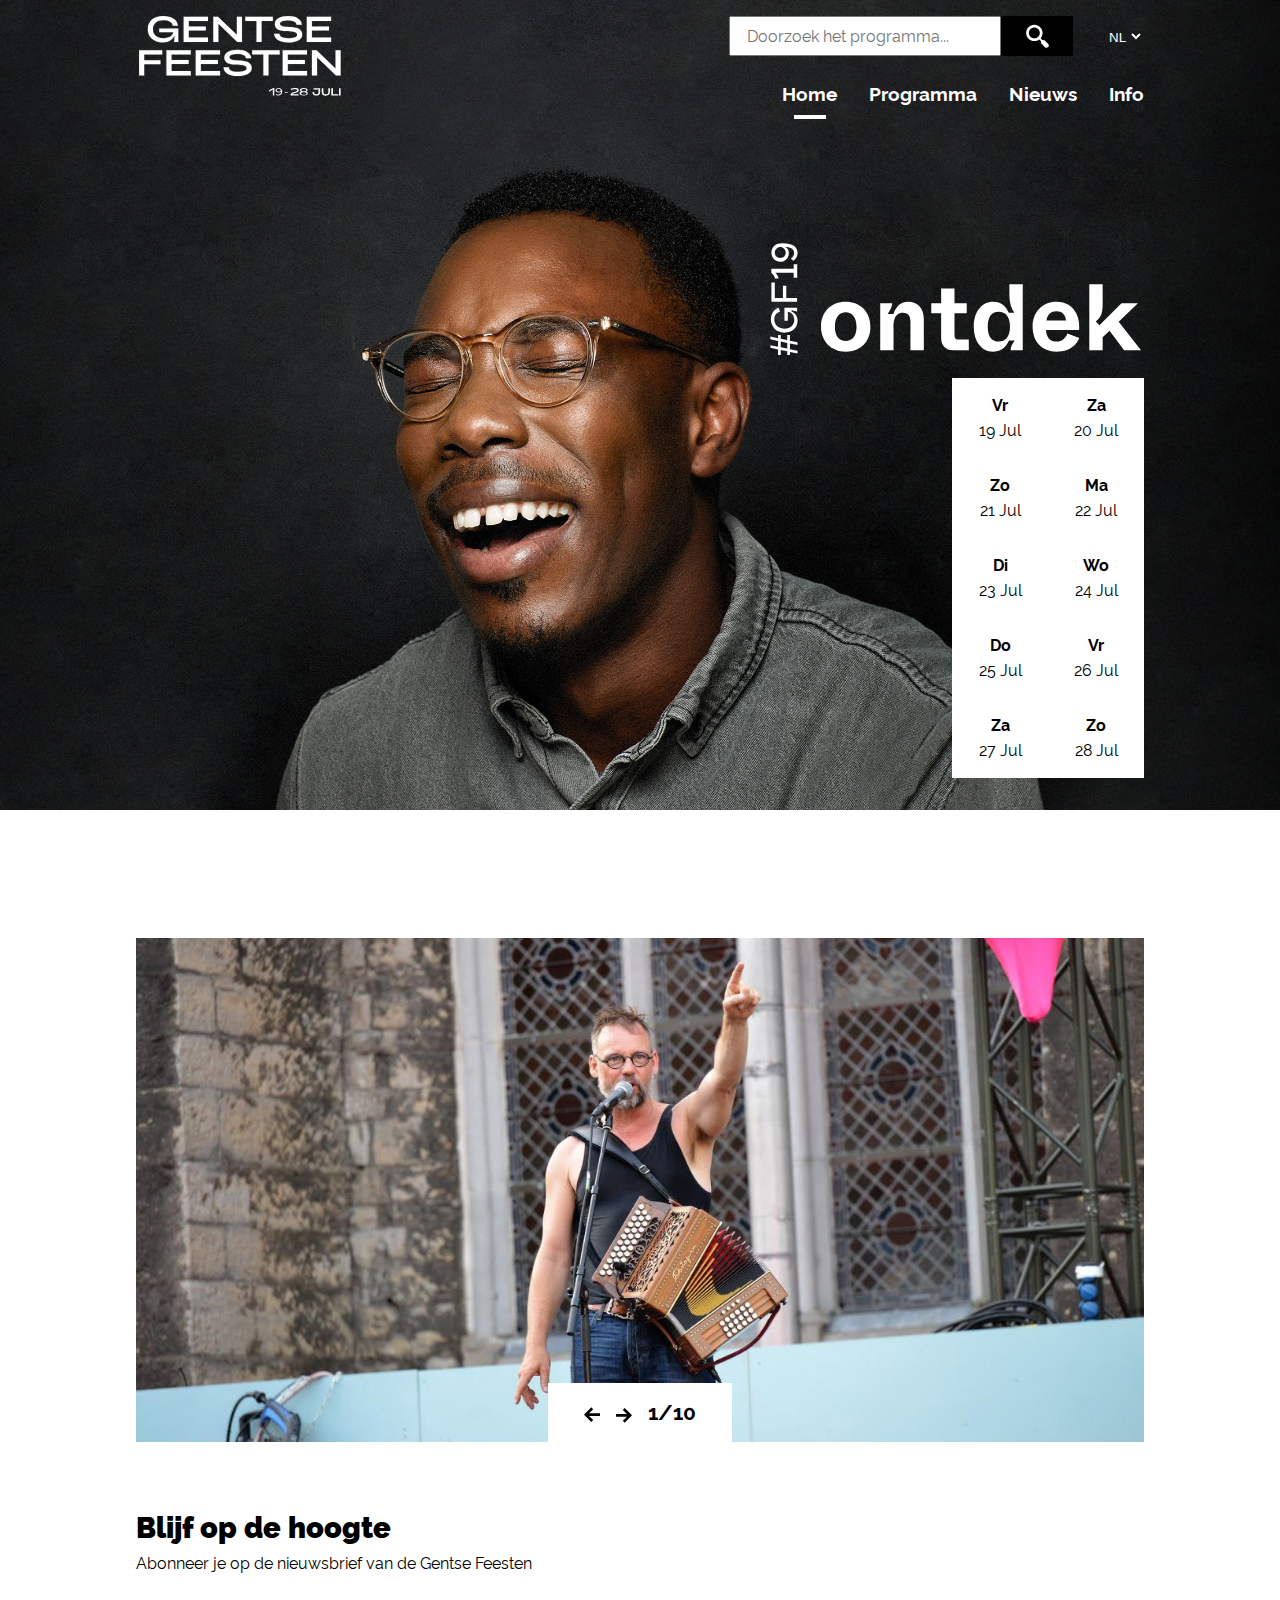
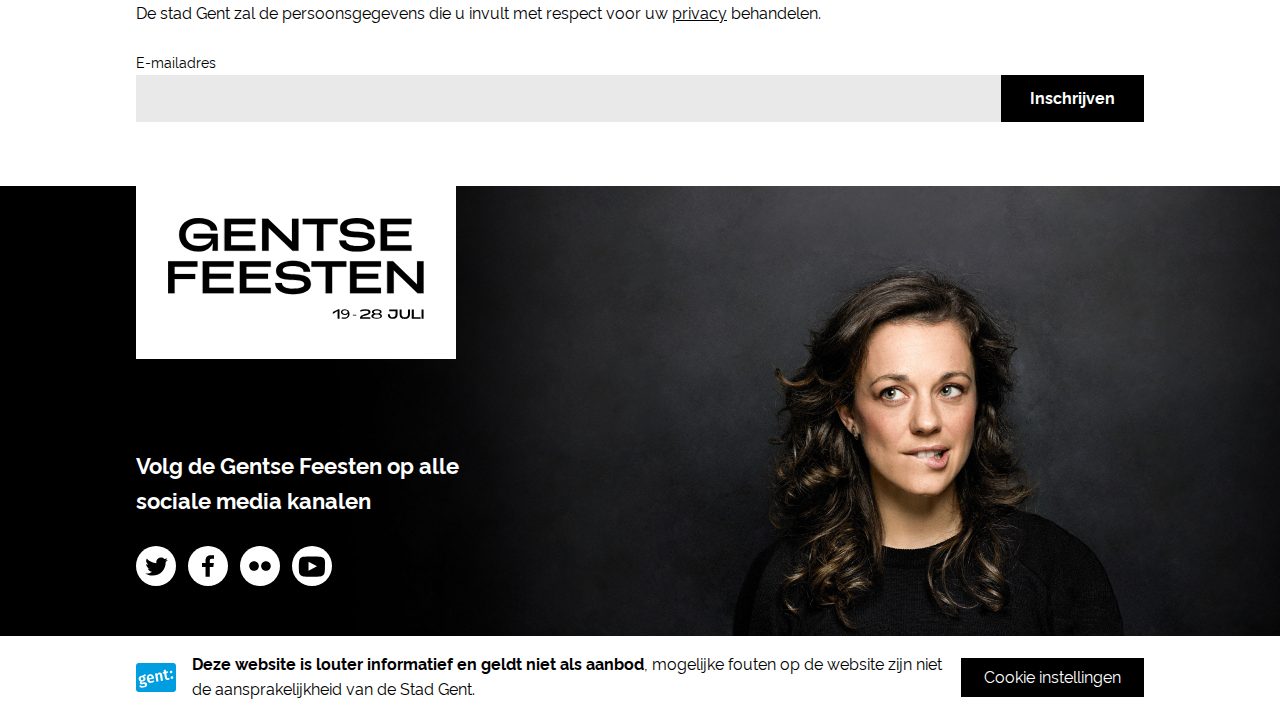
<file: index.html>
<!DOCTYPE html>
<html lang="en">
<head>
    <!-- Settings -->
    <meta charset="UTF-8">
    <meta content="width=device-width, initial-scale=1.0" name="viewport">
    <title>Home | Gentse Feesten 2019</title>
    <meta content="Stualyttle" name="author">
    <meta content="Gentse Feesten" name="description">
    <meta content="Stualyttle, @Work, Gentse Feesten, Unofficial" name="keywords">
    <!-- CSS -->
    <link href="static/css/text.css" rel="stylesheet">
    <link href="static/css/main.css" rel="stylesheet">
    <link href="static/css/navigation.css" rel="stylesheet">
    <link href="static/css/style.css" rel="stylesheet">
    <!-- Javascript -->
    <script defer src="static/js/services.js"></script>
    <script defer src="static/js/main.js"></script>
    <script defer src="static/js/pages/home.js"></script>
    <!-- Favicons -->
    <link href="static/media/images/favicons/apple-touch-icon.png" rel="apple-touch-icon" sizes="180x180">
    <link href="static/media/images/favicons/favicon-32x32.png" rel="icon" sizes="32x32" type="image/png">
    <link href="static/media/images/favicons/favicon-16x16.png" rel="icon" sizes="16x16" type="image/png">
    <!--<link href="static/media/images/favicons/site.webmanifest" rel="manifest">-->
    <link color="#5bbad5" href="static/media/images/favicons/safari-pinned-tab.svg" rel="mask-icon">
    <link href="static/media/images/favicons/favicon.ico" rel="shortcut icon">
    <meta content="#da532c" name="msapplication-TileColor">
    <meta content="static/media/images/favicons/browserconfig.xml" name="msapplication-config">
    <meta content="#ffffff" name="theme-color">
</head>

<body>
<header>
    <section class="background container x">
        <a class="logo x" href="index.html"></a>
        <div class="navigation__mobile">
            <button class="hamburger open"></button>
            <nav class="content hidden">
                <ul>
                    <li>
                        <a class="x" href="index.html">Home</a>
                    </li>
                    <li>
                        <a class="x" href="events/search.html">Zoeken</a>
                    </li>
                    <li class="program close">
                        <button>Programma<span class="short-arrow"></span></button>
                        <ul>
                            <li>
                                <a class="x" href="events/day.html?day=19">
                                    <span>Vrijdag 19 juli</span>
                                </a>
                            </li>
                            <li>
                                <a class="x" href="events/day.html?day=20">
                                    <span>Zaterdag 20 juli</span>
                                </a>
                            </li>
                            <li>
                                <a class="x" href="events/day.html?day=21">
                                    <span>Zondag 21 juli</span>
                                </a>
                            </li>
                            <li>
                                <a class="x" href="events/day.html?day=22">
                                    <span>Maandag 22 juli</span>
                                </a>
                            </li>
                            <li>
                                <a class="x" href="events/day.html?day=23">
                                    <span>Dinsdag 23 juli</span>
                                </a>
                            </li>
                            <li>
                                <a class="x" href="events/day.html?day=24">
                                    <span>Woensdag 24 juli</span>
                                </a>
                            </li>
                            <li>
                                <a class="x" href="events/day.html?day=25">
                                    <span>Donderdag 25 juli</span>
                                </a>
                            </li>
                            <li>
                                <a class="x" href="events/day.html?day=26">
                                    <span>Vrijdag 26 juli</span>
                                </a>
                            </li>
                            <li>
                                <a class="x" href="events/day.html?day=27">
                                    <span>Zaterdag 27 juli</span>
                                </a>
                            </li>
                            <li>
                                <a class="x" href="events/day.html?day=28">
                                    <span>Zondag 28 juli</span>
                                </a>
                            </li>
                        </ul>
                    </li>
                    <li>
                        <a class="x" href="news.html">Nieuws</a>
                    </li>
                    <li>
                        <a class="x" href="https://gf20.qa.stad.gent/nl/info">Info</a>
                    </li>
                </ul>
            </nav>
        </div>
        <div class="navigation__desktop">
            <div class="header_group">
                <form action="events/search.html" class="search-form" method="get">
                    <input class="search_input" name="search" placeholder="Doorzoek het programma..." type="search">
                    <button class="btn_search"></button>
                </form>
                <select class="language-selector" name="language">
                    <option value="NL">NL</option>
                    <option value="EN">EN</option>
                </select>
            </div>
            <nav class="main-navigation">
                <ul>
                    <li class="active">
                        <a class="x main-navigation__item" href="index.html">Home</a>
                    </li>
                    <li>
                        <a class="x main-navigation__item" href="events/day.html">Programma</a>
                    </li>
                    <li>
                        <a class="x main-navigation__item" href="news.html">Nieuws</a>
                    </li>
                    <li>
                        <a class="x main-navigation__item" href="https://gf20.qa.stad.gent/nl/info">Info</a>
                    </li>
                </ul>
            </nav>
        </div>
    </section>
    <div class="wrapper">
        <section class="find container x">
            <svg class="svg_gentse-feesten" viewBox="0 0 107 26" xmlns="http://www.w3.org/2000/svg">
                <g>
                    <path d="m1.4323 25.936 1.5189-7.2879h-2.9512v-2.5486h3.4744l1.293-6.2109h-4.7675v-2.5486h5.2907l1.5189-7.3395h2.6199l-1.5189 7.3395h5.4997l1.5188-7.3395h2.6369l-1.5189 7.3395h3.0209v2.5486h-3.5441l-1.31 6.2109h4.8541v2.5486h-5.3792l-1.5189 7.2879h-2.618l1.5019-7.2879h-5.4845l-1.5189 7.2879h-2.6181zm4.6621-9.8365h5.4827l1.3099-6.2109h-5.5015l-1.2912 6.2109z" id="Shape"/>
                    <path d="m21.346 13.246c0-7.5332 5.686-12.754 12.552-12.754 6.3654 0 9.9772 3.644 11.265 7.358l-3.6476 1.4366c-1.2158-3.2235-3.4688-5.536-7.6885-5.536-4.3986 0-8.6541 3.2235-8.6541 9.4603 0 6.0966 3.5045 9.6004 8.511 9.6004 4.8277 0 7.5098-3.2235 7.7243-6.1667h-8.654v-3.2235h12.337v12.088h-3.4688c0-1.8921 0.7152-3.8542 1.3947-5.2207h-1.6808c-0.6794 1.822-2.8251 5.7112-8.6898 5.7112-6.6157 0.0019-11.3-4.9053-11.3-12.754z" id="a"/>
                    <polygon points="50.991 0.98096 69.193 0.98096 69.193 4.2044 54.567 4.2044 54.567 11.983 66.082 11.983 66.082 15.171 54.567 15.171 54.567 25.508 50.991 25.508"/>
                    <path d="m86.798 22.223v3.415h-13.005v-3.415h4.7258v-17.454c-0.18397 0.27596-0.48868 0.58066-0.91411 0.91411-0.42544 0.33345-0.90261 0.6554-1.4315 0.96586s-1.0751 0.56916-1.6385 0.77614c-0.56342 0.20697-1.0751 0.31045-1.535 0.31045v-3.5185c0.62091 0 1.2533-0.16672 1.8972-0.50018 0.64391-0.33345 1.2303-0.70139 1.7592-1.1038s0.96586-0.77613 1.3108-1.1211c0.34495-0.34495 0.52892-0.54042 0.55192-0.58641h3.8979v21.318h4.3809zm2.2077-12.763c0-1.1958 0.22996-2.3112 0.6899-3.346s1.0866-1.9317 1.88-2.6906c0.79339-0.75889 1.7305-1.3568 2.8113-1.7937 1.0808-0.43694 2.2422-0.6554 3.484-0.6554 1.3568 0 2.5871 0.24721 3.691 0.74164 1.1038 0.49443 2.0409 1.2073 2.8113 2.1387 0.77039 0.93137 1.3683 2.0639 1.7937 3.3977 0.42544 1.3338 0.63816 2.8516 0.63816 4.5533 0 2.3457-0.21847 4.3981-0.6554 6.1573-0.43694 1.7592-1.0636 3.2368-1.88 4.4326s-1.7995 2.0927-2.9493 2.6906c-1.1498 0.59791-2.4261 0.89687-3.8289 0.89687-1.5868 0-3.0298-0.36219-4.3291-1.0866-1.2993-0.7244-2.3514-1.742-3.1563-3.0528l2.2422-2.3457c0.52892 0.96586 1.2648 1.7305 2.2077 2.2939 0.94287 0.56342 1.9662 0.84512 3.07 0.84512 1.7248 0 3.1045-0.72439 4.1394-2.1732 1.0349-1.4488 1.5638-3.4955 1.5868-6.1401-0.48293 1.0349-1.2361 1.8512-2.2594 2.4491-1.0234 0.59791-2.1904 0.89687-3.5012 0.89687-1.1958 0-2.3112-0.21272-3.346-0.63816-1.0349-0.42544-1.9317-1.0061-2.6906-1.742-0.75889-0.73589-1.3568-1.604-1.7937-2.6044-0.43694-1.0004-0.6554-2.0754-0.6554-3.2253zm8.8307-5.2777c-0.7129 0-1.3798 0.13798-2.0007 0.41394-0.62091 0.27596-1.1671 0.6554-1.6385 1.1383-0.47143 0.48293-0.84512 1.0406-1.1211 1.673-0.27596 0.63241-0.41394 1.3051-0.41394 2.018 0 0.7129 0.13798 1.3798 0.41394 2.0007 0.27596 0.62091 0.64965 1.1671 1.1211 1.6385 0.47143 0.47143 1.0233 0.84512 1.6558 1.1211 0.63241 0.27596 1.3051 0.41394 2.018 0.41394 0.7129 0 1.3855-0.13798 2.018-0.41394 0.63241-0.27596 1.1843-0.6439 1.6558-1.1038s0.84512-1.0061 1.1211-1.6385c0.27596-0.63241 0.41394-1.2936 0.41394-1.9835 0-0.7129-0.13798-1.3913-0.41394-2.0352-0.27596-0.64391-0.6554-1.2073-1.1383-1.6902-0.48293-0.48293-1.0406-0.86237-1.673-1.1383-0.63241-0.27596-1.3051-0.41394-2.018-0.41394z"/>
                </g>
            </svg>

            <svg class="svg_find-out" viewBox="0 0 476.5 100.2" xmlns="http://www.w3.org/2000/svg">
                <path class="st0" d="M0,63c0-22.4,15.4-37.1,36.8-37.1S73.6,40.6,73.6,63c0,22.8-15.4,37.2-36.8,37.2S0,84.6,0,63z M52.9,63.3    c0-14.4-6.6-21.7-16.1-21.7s-16.1,7.3-16.1,21.7s6.6,21.1,16.1,21.1S52.9,77.7,52.9,63.3z"/>
                <path class="st0" d="M88.2,28h17.9c-0.1,4.6-3.1,10.6-6.9,16.1h8.7c3.2-9.9,10.2-18.2,21.4-18.2c15.4,0,23.8,10.2,23.8,25.8V98    h-19.9V55.4c0-9.2-4.3-13.2-11.2-13.2c-13.9,0-14,15.1-14,22.5V98H88.2V28z"/>
                <path class="st0" d="M178.9,79.7V43.1h-14.7V28h14.7V6h19.9v22H217v15.1h-18.2V76c0,4.2,1.8,6.2,6.2,6.2h15.1V98h-23.4    C185.4,98,178.9,90.6,178.9,79.7z"/>
                <path class="st0" d="m227.5 63c0-22.1 11.8-37.1 28.8-37.1 14.4 0 20.2 9.4 23.2 16.5h8.4c-3.5-5.5-7.4-12-7.4-28.7v-13.7h19.9v98h-18.1c0-4.9 3.2-10.2 6-14.3h-8.3c-3.5 7-8.8 16.5-23.7 16.5-17 0-28.8-15.1-28.8-37.2zm53.9 0c0-14.8-6.7-22.1-16.7-22.1-9.2 0-16.4 5.7-16.4 22.1s7.1 22.1 16.4 22.1c9.8 0 16.7-7.3 16.7-22.1z"/>
                <path class="st0" d="m315.1 62.9c0-22 15.1-37 35.4-37 23.5 0 35.8 18.5 33.9 41.9h-49.4c0.6 12.3 7.1 17.4 15.7 17.4 9 0 13.3-5.6 16.2-12.2l17.8 6.9c-3.9 9-12.7 20.4-34 20.4-21.6-0.1-35.6-14.5-35.6-37.4zm49.7-9.1c-0.8-8.7-5.8-13.6-14.3-13.6-8 0-13.4 4.8-14.8 13.6h29.1z"/>
                <path class="st0" d="m429.6 69-10.2 9.8v19.2h-19.9v-98h19.9v30.9c0 14-3.8 19.2-10.1 24.4l5.3 5.7 32.9-33h24.4l-28.6 27.7 33.2 42.3h-25.1l-21.8-29z"/>
            </svg>

        </section>
        <section class="days container x">
            <ul>
                <li>
                    <a class="x" href="events/day.html?day=19">
                        <span class="header__days__day">Vr</span>
                        <span class="header__days__date">19 Jul</span>
                    </a>
                </li>
                <li>
                    <a class="x" href="events/day.html?day=20">
                        <span class="header__days__day">Za</span>
                        <span class="header__days__date">20 Jul</span>
                    </a>
                </li>
                <li>
                    <a class="x" href="events/day.html?day=21">
                        <span class="header__days__day">Zo</span>
                        <span class="header__days__date">21 Jul</span>
                    </a>
                </li>
                <li>
                    <a class="x" href="events/day.html?day=22">
                        <span class="header__days__day">Ma</span>
                        <span class="header__days__date">22 Jul</span>
                    </a>
                </li>
                <li>
                    <a class="x" href="events/day.html?day=23">
                        <span class="header__days__day">Di</span>
                        <span class="header__days__date">23 Jul</span>
                    </a>
                </li>
                <li>
                    <a class="x" href="events/day.html?day=24">
                        <span class="header__days__day">Wo</span>
                        <span class="header__days__date">24 Jul</span>
                    </a>
                </li>
                <li>
                    <a class="x" href="events/day.html?day=25">
                        <span class="header__days__day">Do</span>
                        <span class="header__days__date">25 Jul</span>
                    </a>
                </li>
                <li>
                    <a class="x" href="events/day.html?day=26">
                        <span class="header__days__day">Vr</span>
                        <span class="header__days__date">26 Jul</span>
                    </a>
                </li>
                <li>
                    <a class="x" href="events/day.html?day=27">
                        <span class="header__days__day">Za</span>
                        <span class="header__days__date">27 Jul</span>
                    </a>
                </li>
                <li>
                    <a class="x" href="events/day.html?day=28">
                        <span class="header__days__day">Zo</span>
                        <span class="header__days__date">28 Jul</span>
                    </a>
                </li>
            </ul>
        </section>
    </div>
</header>

<main>
    <ul class="container" id="events"></ul>
    <ul class="container" id="news"></ul>
    <section class="container" id="highlights">
        <div id="highlights__images">
            <img alt="People looking up." src="static/media/images/highlights/48371773296_f6b54d61a1_o.jpg">
            <img alt="Singer raising hand" src="static/media/images/highlights/48367503687_056c5daf17_k.jpg">
        </div>
        <span id="highlights__pages">
            <button class="arrow arrow-left"></button>
            <button class="arrow arrow-right"></button>
            <span class="count">1/10</span>
        </span>
    </section>
    <section class="container">
        <h3>Blijf op de hoogte</h3>
        <p>Abonneer je op de nieuwsbrief van de Gentse Feesten<br><br>De stad Gent zal de persoonsgegevens die u invult met respect voor uw <a href="https://gf20.qa.stad.gent/nl/privacy">privacy</a> behandelen.</p>
        <form id="stay-in-touch" onsubmit="window.alert('Oh, oow no system in place!')">
            <label for="email">E-mailadres</label>
            <div class="wrapper">
                <input id="email" required type="email">
                <button type="submit">Inschrijven</button>
            </div>
        </form>
    </section>
</main>

<footer>
    <div class="footer">
        <section class="items container">
            <div class="logo">
                <svg viewBox="0 0 414 164" xmlns="http://www.w3.org/2000/svg">
                    <g stroke="#000" stroke-linecap="round" stroke-linejoin="round" stroke-width=".26">
                        <path d="M49.18.13c18 0 30 8.06 30.54 20.11H69.18c-.59-7.1-7.91-11.31-19.82-11.31-12.5 0-20.85 7-20.85 18.26 0 11.26 8.23 18.19 20.67 18.19 11.24 0 19.82-4.59 21.08-12.28H41.41v-7.69h39.12v27.66h-8.58l.74-12h-.67c-4.73 9.69-13.68 13.16-23.07 13.16-18.63 0-31-10.8-31-27.06C17.95 10.91 30.38.13 49.18.13zM91.45 1.31h49.91v8.8h-39.41v11.31H137v8.13h-35.05v14.64h39.41v8.87H91.45zM152.23 1.31h9.54l38.75 37.27V1.31h10.5v51.76h-9.61L162.74 15.8v37.27h-10.5V1.31zM240.81 10.11h-22.92v-8.8h56.42v8.8h-23v42.96h-10.5zM276.97 36.43h10.94c-.07 5.4 6.51 9 17.3 9 12.2 0 18.93-2.22 18.93-7.1 0-14-45.77 2.22-45.77-21.81 0-10.57 11.17-16.34 27.21-16.34 16.86 0 28 7.1 28 17.82h-10.69c0-5.47-6.51-9-17-9-10.72 0-16.86 2.22-16.86 6.66 0 13 45.7-2.07 45.7 22.26 0 10.8-11.46 16.42-29.06 16.42-17.6 0-28.85-7.33-28.7-17.91zM343.88 1.31h49.91v8.8h-39.41v11.31h35.05v8.13h-35.05v14.64h39.41v8.87h-49.91zM.13 70.11H47.6v8.8H10.63v11.68h33.35v8.13H10.63v23.15H.13zM56.18 70.11h49.91v8.8H66.68v11.31h35.05v8.13H66.68v14.64h39.41v8.87H56.18zM116.22 70.11h49.91v8.8h-39.41v11.31h35.05v8.13h-35.05v14.64h39.41v8.87h-49.91zM173.38 105.24h10.94c-.07 5.4 6.51 9 17.3 9 12.2 0 18.93-2.22 18.93-7.1 0-14-45.77 2.22-45.77-21.81 0-10.57 11.17-16.34 27.21-16.34 16.86 0 27.95 7.1 28 17.82H219.3c0-5.47-6.51-9-17-9-10.72 0-16.86 2.22-16.86 6.66 0 13 45.7-2.07 45.7 22.26 0 10.8-11.46 16.42-29.06 16.42-17.6 0-28.85-7.34-28.7-17.91zM254.94 78.91h-22.92v-8.8h56.42v8.8h-23v42.96h-10.5zM294.49 70.11h49.91v8.8h-39.41v11.31h35.05v8.13h-35.05v14.64h39.41v8.87h-49.91zM354.53 70.11h9.54l38.75 37.27V70.11h10.5v51.76h-9.61l-38.68-37.26v37.27h-10.5z"/>
                    </g>
                    <path d="M274.24 150.48l-7.68 4.75v-3.06l9-4.58h1.82v15.28h-3.1zM293.61 155.06c0 4.76-3.47 7.81-8.77 7.81a11 11 0 01-4.39-.85l.91-1.69a7.42 7.42 0 003.48.67 5.73 5.73 0 006.37-4.89 5.61 5.61 0 000-.71v-.68a6.81 6.81 0 01-5.3 2c-3.65 0-6.21-1.87-6.21-4.59 0-2.72 2.74-4.75 6.4-4.75 4.77.19 7.51 2.93 7.51 7.68zm-3.11-2.89c0-1.36-1.64-2.88-4.38-2.88-2.38 0-4 1.19-4 2.88s1.64 2.89 4.2 2.89c2.56 0 4.18-1.19 4.18-2.89zM304.58 156.42v1.36h-5.67v-1.36zM310.61 161.17c.18-5.6 13.7-5.6 13.7-8.66 0-1.7-1.64-2.37-5.66-2.37a19.14 19.14 0 00-7.5 1.35v-2.54a23.82 23.82 0 018-1.19c5.48 0 8.4 1.19 8.4 4.24 0 5.95-12.24 5.27-13.7 8.33h13.34v2.54h-16.58v-1.7zM346.06 158.46c0 2.71-3.29 4.41-8.59 4.41s-8.59-1.7-8.59-4.41c0-1.7 1.28-2.89 3.84-3.57-2-.68-2.92-1.7-2.92-3.23 0-2.54 3.1-4.07 7.86-4.07s7.85 1.53 7.85 4.07c0 1.53-1.09 2.55-3.1 3.23 2.19.68 3.65 1.87 3.65 3.57zm-2.56.34c0-1.7-2.19-2.72-5.66-2.72s-5.67 1-5.67 2.72c0 1.72 2 2.71 5.67 2.71s5.66-1.02 5.66-2.71zm-10.6-6.8c0 1.53 1.83 2.38 4.94 2.38 3.11 0 4.93-.85 4.93-2.38 0-1.53-2-2.37-4.93-2.37-2.93 0-4.94.85-4.94 2.37zM355.57 155.74h3.29c0 3.57 1.46 4.92 4.57 4.92 3.11 0 4.56-1.52 4.56-4.92v-5.09h-10.23v-2.72h13.52v7.64c0 5.6-3.1 7.47-7.85 7.47s-7.86-1.87-7.86-7.3zM374.57 154.89v-7h3.29v7.68c0 3.4 1.65 5.09 5.12 5.09s5.12-1.69 5.12-5.09v-7.64h3.29v7c0 6.28-3.11 8.32-8.41 8.32-5.3 0-8.41-1.91-8.41-8.36zM394.31 147.93h3.29v12.4h11v2.54h-14.42v-14.94zM410.03 147.93h3.29v14.94h-3.29z"/>
                </svg>
            </div>
            <div class="content">
                <h4>Volg de Gentse Feesten op alle sociale media kanalen</h4>
                <div class="socials">
                    <a class="x" href="https://www.twitter.com/GFGent">
                        <svg viewBox="0 0 32 32" xmlns="http://www.w3.org/2000/svg">
                            <title>twitter</title>
                            <path d="M12.973 24c7.17 0 11.093-5.77 11.093-10.773 0-0.164-0.003-0.328-0.013-0.49 0.765-0.54 1.411-1.19 1.93-1.935l0.017-0.025c-0.653 0.288-1.41 0.498-2.202 0.591l-0.038 0.004c0.801-0.468 1.407-1.197 1.706-2.068l0.008-0.027c-0.714 0.419-1.544 0.739-2.427 0.912l-0.050 0.008c-1.473-1.526-3.942-1.603-5.512-0.172-0.755 0.684-1.228 1.668-1.232 2.761v0.001c0 0.29 0.035 0.58 0.103 0.863-3.134-0.153-6.055-1.59-8.036-3.956-1.032 1.73-0.504 3.942 1.208 5.054-0.65-0.019-1.255-0.192-1.787-0.483l0.021 0.010v0.048c0 1.802 1.307 3.355 3.125 3.712-0.308 0.085-0.662 0.133-1.027 0.133-0.259 0-0.513-0.025-0.758-0.071l0.025 0.004c0.512 1.541 1.975 2.598 3.642 2.63-1.321 1.011-2.996 1.62-4.814 1.62-0.009 0-0.018 0-0.027-0h0.001c-0.31 0-0.62-0.017-0.929-0.053 1.69 1.068 3.747 1.702 5.953 1.702 0.007 0 0.014 0 0.022-0h-0.001"></path>
                        </svg>
                    </a>
                    <a class="x" href="https://www.facebook.com/gentsefeesten">
                        <svg viewBox="0 0 32 32" xmlns="http://www.w3.org/2000/svg">
                            <title>facebook</title>
                            <path d="M17.49 25v-8.21h2.95l0.44-3.2h-3.39v-2.043c0-0.927 0.276-1.558 1.697-1.558l1.813-0.001v-2.862c-0.766-0.080-1.655-0.126-2.555-0.126-0.030 0-0.061 0-0.091 0h0.005c-2.614 0-4.403 1.491-4.403 4.23v2.36h-2.956v3.2h2.956v8.21h3.535z"></path>
                        </svg>
                    </a>
                    <a class="x" href="https://www.flickr.com/photos/stadgent">
                        <svg viewBox="0 0 32 32" xmlns="http://www.w3.org/2000/svg">
                            <title>flickr</title>
                            <path d="M11.034 12c2.228 0 4.034 1.791 4.034 4 0 2.21-1.806 4-4.034 4s-4.034-1.79-4.034-4c0-2.209 1.806-4 4.034-4zM25 16c0 2.21-1.806 4-4.034 4s-4.034-1.79-4.034-4c0-2.209 1.806-4 4.034-4s4.034 1.791 4.034 4z"></path>
                        </svg>
                    </a>
                    <a class="x" href="https://www.youtube.com/channel/UCUn5Z0JK-sEbql4cVNdaH-Q">
                        <svg viewBox="0 0 32 32" xmlns="http://www.w3.org/2000/svg">
                            <title>youtube</title>
                            <path d="M26.8 12.1v0c0-0.3-0.3-1.9-1.1-2.7-0.7-0.7-1.7-1.1-2.7-1.2h-0.2c-3-0.2-6.6-0.2-6.8-0.2s-3.8 0-6.8 0.2h-0.2c-1 0-1.9 0.5-2.6 1.2-0.8 0.8-1.1 2.4-1.1 2.7-0.2 1.2-0.3 2.4-0.3 3.6v1.6c0 1.2 0.1 2.4 0.2 3.6 0 0.3 0.3 1.8 1.1 2.7 0.8 0.7 1.7 1.1 2.7 1.1 0.1 0 0.2 0 0.2 0h0.1c1.7 0.2 6.4 0.2 6.6 0.2v0c0.2 0 3.8 0 6.8-0.2h0.2c1 0 1.9-0.5 2.6-1.2 0.8-0.8 1.1-2.4 1.1-2.7 0.1-1.2 0.2-2.4 0.2-3.6v-1.6c0.2-1.1 0.1-2.3 0-3.5zM13.1 19.9v-7.4l7.1 3.7-7.1 3.7z"></path>
                        </svg>
                    </a>
                </div>
            </div>
        </section>
    </div>
    <section class="container x" id="cookies">
        <img alt="Gent Logo" src="static/media/images/icons/partner-stad-gent.svg">
        <p><strong>Deze website is louter informatief en geldt niet als aanbod</strong>, mogelijke fouten op de website zijn niet de aansprakelijkheid van de Stad Gent.</p>
        <a class="x" href="#">Cookie instellingen</a>
    </section>
</footer>
</body>
</html>
</file>
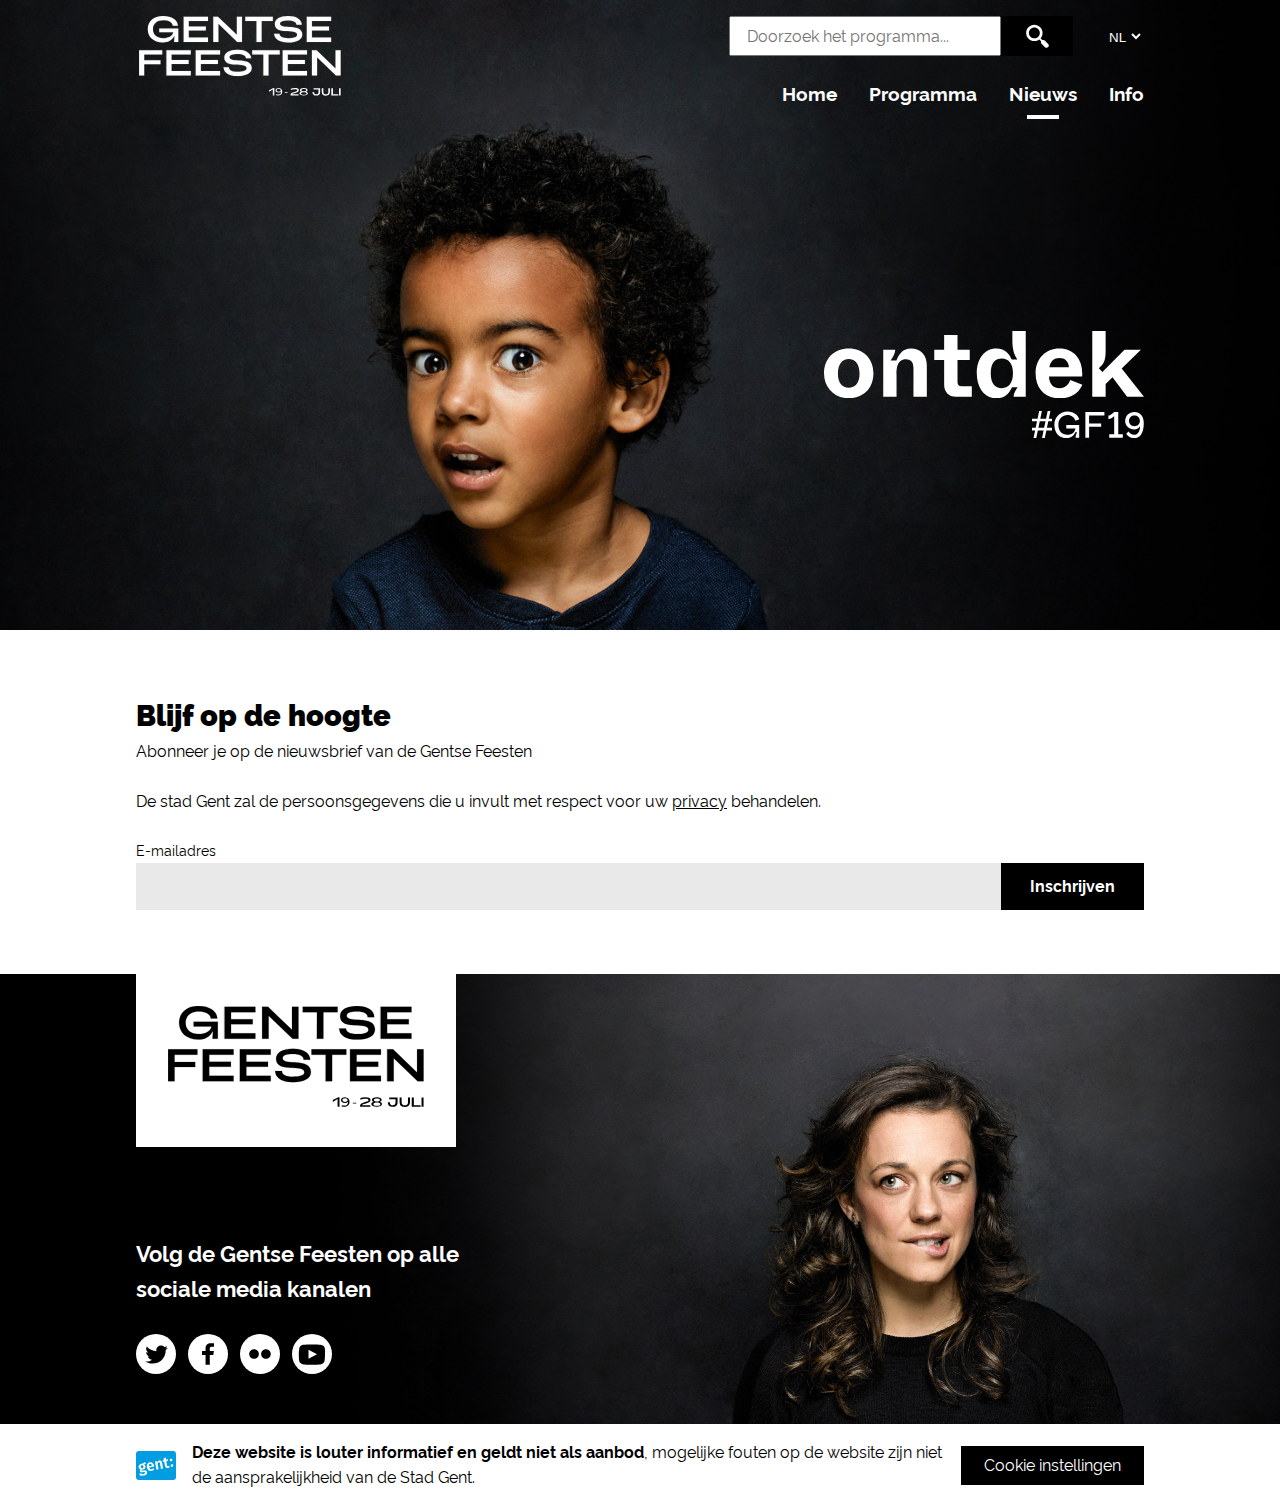
<file: news.html>
<!DOCTYPE html>
<html lang="en">
<head>
    <!-- Settings -->
    <meta charset="UTF-8">
    <meta content="width=device-width, initial-scale=1.0" name="viewport">
    <title>Nieuws | Gentse Feesten 2019</title>
    <meta content="Stualyttle" name="author">
    <meta content="Gentse Feesten" name="description">
    <meta content="Stualyttle, @Work, Gentse Feesten, Unofficial" name="keywords">
    <!-- CSS -->
    <link href="static/css/text.css" rel="stylesheet">
    <link href="static/css/main.css" rel="stylesheet">
    <link href="static/css/navigation.css" rel="stylesheet">
    <link href="static/css/style.css" rel="stylesheet">
    <!-- Javascript -->
    <script defer src="static/js/services.js"></script>
    <script defer src="static/js/main.js"></script>
    <!-- Favicons -->
    <link href="static/media/images/favicons/apple-touch-icon.png" rel="apple-touch-icon" sizes="180x180">
    <link href="static/media/images/favicons/favicon-32x32.png" rel="icon" sizes="32x32" type="image/png">
    <link href="static/media/images/favicons/favicon-16x16.png" rel="icon" sizes="16x16" type="image/png">
    <!--<link href="static/media/images/favicons/site.webmanifest" rel="manifest">-->
    <link color="#5bbad5" href="static/media/images/favicons/safari-pinned-tab.svg" rel="mask-icon">
    <link href="static/media/images/favicons/favicon.ico" rel="shortcut icon">
    <meta content="#da532c" name="msapplication-TileColor">
    <meta content="static/media/images/favicons/browserconfig.xml" name="msapplication-config">
    <meta content="#ffffff" name="theme-color">
</head>

<body>
<header class="short-version">
    <section class="background container x">
        <a class="logo x" href="index.html"></a>
        <div class="navigation__mobile">
            <button class="hamburger open"></button>
            <nav class="content hidden">
                <ul>
                    <li>
                        <a class="x" href="index.html">Home</a>
                    </li>
                    <li>
                        <a class="x" href="events/search.html">Zoeken</a>
                    </li>
                    <li class="program close">
                        <button>Programma<span class="short-arrow"></span></button>
                        <ul>
                            <li>
                                <a class="x" href="events/day.html?day=19">
                                    <span>Vrijdag 19 juli</span>
                                </a>
                            </li>
                            <li>
                                <a class="x" href="events/day.html?day=20">
                                    <span>Zaterdag 20 juli</span>
                                </a>
                            </li>
                            <li>
                                <a class="x" href="events/day.html?day=21">
                                    <span>Zondag 21 juli</span>
                                </a>
                            </li>
                            <li>
                                <a class="x" href="events/day.html?day=22">
                                    <span>Maandag 22 juli</span>
                                </a>
                            </li>
                            <li>
                                <a class="x" href="events/day.html?day=23">
                                    <span>Dinsdag 23 juli</span>
                                </a>
                            </li>
                            <li>
                                <a class="x" href="events/day.html?day=24">
                                    <span>Woensdag 24 juli</span>
                                </a>
                            </li>
                            <li>
                                <a class="x" href="events/day.html?day=25">
                                    <span>Donderdag 25 juli</span>
                                </a>
                            </li>
                            <li>
                                <a class="x" href="events/day.html?day=26">
                                    <span>Vrijdag 26 juli</span>
                                </a>
                            </li>
                            <li>
                                <a class="x" href="events/day.html?day=27">
                                    <span>Zaterdag 27 juli</span>
                                </a>
                            </li>
                            <li>
                                <a class="x" href="events/day.html?day=28">
                                    <span>Zondag 28 juli</span>
                                </a>
                            </li>
                        </ul>
                    </li>
                    <li>
                        <a class="x" href="news.html">Nieuws</a>
                    </li>
                    <li>
                        <a class="x" href="https://gf20.qa.stad.gent/nl/info">Info</a>
                    </li>
                </ul>
            </nav>
        </div>
        <div class="navigation__desktop">
            <div class="header_group">
                <form action="events/search.html" class="search-form" method="get">
                    <input class="search_input" name="search" placeholder="Doorzoek het programma..." type="search">
                    <button class="btn_search"></button>
                </form>
                <select class="language-selector" name="language">
                    <option value="NL">NL</option>
                    <option value="EN">EN</option>
                </select>
            </div>
            <nav class="main-navigation">
                <ul>
                    <li>
                        <a class="x main-navigation__item" href="index.html">Home</a>
                    </li>
                    <li>
                        <a class="x main-navigation__item" href="events/day.html">Programma</a>
                    </li>
                    <li class="active">
                        <a class="x main-navigation__item" href="news.html">Nieuws</a>
                    </li>
                    <li>
                        <a class="x main-navigation__item" href="https://gf20.qa.stad.gent/nl/info">Info</a>
                    </li>
                </ul>
            </nav>
        </div>
    </section>
    <section class="find container x">
        <svg class="svg_gentse-feesten" viewBox="0 0 107 26" xmlns="http://www.w3.org/2000/svg">
            <g>
                <path d="m1.4323 25.936 1.5189-7.2879h-2.9512v-2.5486h3.4744l1.293-6.2109h-4.7675v-2.5486h5.2907l1.5189-7.3395h2.6199l-1.5189 7.3395h5.4997l1.5188-7.3395h2.6369l-1.5189 7.3395h3.0209v2.5486h-3.5441l-1.31 6.2109h4.8541v2.5486h-5.3792l-1.5189 7.2879h-2.618l1.5019-7.2879h-5.4845l-1.5189 7.2879h-2.6181zm4.6621-9.8365h5.4827l1.3099-6.2109h-5.5015l-1.2912 6.2109z" id="Shape"/>
                <path d="m21.346 13.246c0-7.5332 5.686-12.754 12.552-12.754 6.3654 0 9.9772 3.644 11.265 7.358l-3.6476 1.4366c-1.2158-3.2235-3.4688-5.536-7.6885-5.536-4.3986 0-8.6541 3.2235-8.6541 9.4603 0 6.0966 3.5045 9.6004 8.511 9.6004 4.8277 0 7.5098-3.2235 7.7243-6.1667h-8.654v-3.2235h12.337v12.088h-3.4688c0-1.8921 0.7152-3.8542 1.3947-5.2207h-1.6808c-0.6794 1.822-2.8251 5.7112-8.6898 5.7112-6.6157 0.0019-11.3-4.9053-11.3-12.754z" id="a"/>
                <polygon points="50.991 0.98096 69.193 0.98096 69.193 4.2044 54.567 4.2044 54.567 11.983 66.082 11.983 66.082 15.171 54.567 15.171 54.567 25.508 50.991 25.508"/>
                <path d="m86.798 22.223v3.415h-13.005v-3.415h4.7258v-17.454c-0.18397 0.27596-0.48868 0.58066-0.91411 0.91411-0.42544 0.33345-0.90261 0.6554-1.4315 0.96586s-1.0751 0.56916-1.6385 0.77614c-0.56342 0.20697-1.0751 0.31045-1.535 0.31045v-3.5185c0.62091 0 1.2533-0.16672 1.8972-0.50018 0.64391-0.33345 1.2303-0.70139 1.7592-1.1038s0.96586-0.77613 1.3108-1.1211c0.34495-0.34495 0.52892-0.54042 0.55192-0.58641h3.8979v21.318h4.3809zm2.2077-12.763c0-1.1958 0.22996-2.3112 0.6899-3.346s1.0866-1.9317 1.88-2.6906c0.79339-0.75889 1.7305-1.3568 2.8113-1.7937 1.0808-0.43694 2.2422-0.6554 3.484-0.6554 1.3568 0 2.5871 0.24721 3.691 0.74164 1.1038 0.49443 2.0409 1.2073 2.8113 2.1387 0.77039 0.93137 1.3683 2.0639 1.7937 3.3977 0.42544 1.3338 0.63816 2.8516 0.63816 4.5533 0 2.3457-0.21847 4.3981-0.6554 6.1573-0.43694 1.7592-1.0636 3.2368-1.88 4.4326s-1.7995 2.0927-2.9493 2.6906c-1.1498 0.59791-2.4261 0.89687-3.8289 0.89687-1.5868 0-3.0298-0.36219-4.3291-1.0866-1.2993-0.7244-2.3514-1.742-3.1563-3.0528l2.2422-2.3457c0.52892 0.96586 1.2648 1.7305 2.2077 2.2939 0.94287 0.56342 1.9662 0.84512 3.07 0.84512 1.7248 0 3.1045-0.72439 4.1394-2.1732 1.0349-1.4488 1.5638-3.4955 1.5868-6.1401-0.48293 1.0349-1.2361 1.8512-2.2594 2.4491-1.0234 0.59791-2.1904 0.89687-3.5012 0.89687-1.1958 0-2.3112-0.21272-3.346-0.63816-1.0349-0.42544-1.9317-1.0061-2.6906-1.742-0.75889-0.73589-1.3568-1.604-1.7937-2.6044-0.43694-1.0004-0.6554-2.0754-0.6554-3.2253zm8.8307-5.2777c-0.7129 0-1.3798 0.13798-2.0007 0.41394-0.62091 0.27596-1.1671 0.6554-1.6385 1.1383-0.47143 0.48293-0.84512 1.0406-1.1211 1.673-0.27596 0.63241-0.41394 1.3051-0.41394 2.018 0 0.7129 0.13798 1.3798 0.41394 2.0007 0.27596 0.62091 0.64965 1.1671 1.1211 1.6385 0.47143 0.47143 1.0233 0.84512 1.6558 1.1211 0.63241 0.27596 1.3051 0.41394 2.018 0.41394 0.7129 0 1.3855-0.13798 2.018-0.41394 0.63241-0.27596 1.1843-0.6439 1.6558-1.1038s0.84512-1.0061 1.1211-1.6385c0.27596-0.63241 0.41394-1.2936 0.41394-1.9835 0-0.7129-0.13798-1.3913-0.41394-2.0352-0.27596-0.64391-0.6554-1.2073-1.1383-1.6902-0.48293-0.48293-1.0406-0.86237-1.673-1.1383-0.63241-0.27596-1.3051-0.41394-2.018-0.41394z"/>
            </g>
        </svg>

        <svg class="svg_find-out" viewBox="0 0 476.5 100.2" xmlns="http://www.w3.org/2000/svg">
            <path class="st0" d="M0,63c0-22.4,15.4-37.1,36.8-37.1S73.6,40.6,73.6,63c0,22.8-15.4,37.2-36.8,37.2S0,84.6,0,63z M52.9,63.3    c0-14.4-6.6-21.7-16.1-21.7s-16.1,7.3-16.1,21.7s6.6,21.1,16.1,21.1S52.9,77.7,52.9,63.3z"/>
            <path class="st0" d="M88.2,28h17.9c-0.1,4.6-3.1,10.6-6.9,16.1h8.7c3.2-9.9,10.2-18.2,21.4-18.2c15.4,0,23.8,10.2,23.8,25.8V98    h-19.9V55.4c0-9.2-4.3-13.2-11.2-13.2c-13.9,0-14,15.1-14,22.5V98H88.2V28z"/>
            <path class="st0" d="M178.9,79.7V43.1h-14.7V28h14.7V6h19.9v22H217v15.1h-18.2V76c0,4.2,1.8,6.2,6.2,6.2h15.1V98h-23.4    C185.4,98,178.9,90.6,178.9,79.7z"/>
            <path class="st0" d="m227.5 63c0-22.1 11.8-37.1 28.8-37.1 14.4 0 20.2 9.4 23.2 16.5h8.4c-3.5-5.5-7.4-12-7.4-28.7v-13.7h19.9v98h-18.1c0-4.9 3.2-10.2 6-14.3h-8.3c-3.5 7-8.8 16.5-23.7 16.5-17 0-28.8-15.1-28.8-37.2zm53.9 0c0-14.8-6.7-22.1-16.7-22.1-9.2 0-16.4 5.7-16.4 22.1s7.1 22.1 16.4 22.1c9.8 0 16.7-7.3 16.7-22.1z"/>
            <path class="st0" d="m315.1 62.9c0-22 15.1-37 35.4-37 23.5 0 35.8 18.5 33.9 41.9h-49.4c0.6 12.3 7.1 17.4 15.7 17.4 9 0 13.3-5.6 16.2-12.2l17.8 6.9c-3.9 9-12.7 20.4-34 20.4-21.6-0.1-35.6-14.5-35.6-37.4zm49.7-9.1c-0.8-8.7-5.8-13.6-14.3-13.6-8 0-13.4 4.8-14.8 13.6h29.1z"/>
            <path class="st0" d="m429.6 69-10.2 9.8v19.2h-19.9v-98h19.9v30.9c0 14-3.8 19.2-10.1 24.4l5.3 5.7 32.9-33h24.4l-28.6 27.7 33.2 42.3h-25.1l-21.8-29z"/>
        </svg>

    </section>
    <div id="home"></div>
</header>

<main>
    <ul class="container full_news" id="news"></ul>
    <section class="container">
        <h3>Blijf op de hoogte</h3>
        <p>Abonneer je op de nieuwsbrief van de Gentse Feesten<br><br>De stad Gent zal de persoonsgegevens die u invult met respect voor uw <a href="https://gf20.qa.stad.gent/nl/privacy">privacy</a> behandelen.</p>
        <form id="stay-in-touch" onsubmit="window.alert('Oh, oow no system in place!')">
            <label for="email">E-mailadres</label>
            <div class="wrapper">
                <input id="email" required type="email">
                <button type="submit">Inschrijven</button>
            </div>
        </form>
    </section>
</main>

<footer>
    <div class="footer">
        <section class="items container">
            <div class="logo">
                <svg viewBox="0 0 414 164" xmlns="http://www.w3.org/2000/svg">
                    <g stroke="#000" stroke-linecap="round" stroke-linejoin="round" stroke-width=".26">
                        <path d="M49.18.13c18 0 30 8.06 30.54 20.11H69.18c-.59-7.1-7.91-11.31-19.82-11.31-12.5 0-20.85 7-20.85 18.26 0 11.26 8.23 18.19 20.67 18.19 11.24 0 19.82-4.59 21.08-12.28H41.41v-7.69h39.12v27.66h-8.58l.74-12h-.67c-4.73 9.69-13.68 13.16-23.07 13.16-18.63 0-31-10.8-31-27.06C17.95 10.91 30.38.13 49.18.13zM91.45 1.31h49.91v8.8h-39.41v11.31H137v8.13h-35.05v14.64h39.41v8.87H91.45zM152.23 1.31h9.54l38.75 37.27V1.31h10.5v51.76h-9.61L162.74 15.8v37.27h-10.5V1.31zM240.81 10.11h-22.92v-8.8h56.42v8.8h-23v42.96h-10.5zM276.97 36.43h10.94c-.07 5.4 6.51 9 17.3 9 12.2 0 18.93-2.22 18.93-7.1 0-14-45.77 2.22-45.77-21.81 0-10.57 11.17-16.34 27.21-16.34 16.86 0 28 7.1 28 17.82h-10.69c0-5.47-6.51-9-17-9-10.72 0-16.86 2.22-16.86 6.66 0 13 45.7-2.07 45.7 22.26 0 10.8-11.46 16.42-29.06 16.42-17.6 0-28.85-7.33-28.7-17.91zM343.88 1.31h49.91v8.8h-39.41v11.31h35.05v8.13h-35.05v14.64h39.41v8.87h-49.91zM.13 70.11H47.6v8.8H10.63v11.68h33.35v8.13H10.63v23.15H.13zM56.18 70.11h49.91v8.8H66.68v11.31h35.05v8.13H66.68v14.64h39.41v8.87H56.18zM116.22 70.11h49.91v8.8h-39.41v11.31h35.05v8.13h-35.05v14.64h39.41v8.87h-49.91zM173.38 105.24h10.94c-.07 5.4 6.51 9 17.3 9 12.2 0 18.93-2.22 18.93-7.1 0-14-45.77 2.22-45.77-21.81 0-10.57 11.17-16.34 27.21-16.34 16.86 0 27.95 7.1 28 17.82H219.3c0-5.47-6.51-9-17-9-10.72 0-16.86 2.22-16.86 6.66 0 13 45.7-2.07 45.7 22.26 0 10.8-11.46 16.42-29.06 16.42-17.6 0-28.85-7.34-28.7-17.91zM254.94 78.91h-22.92v-8.8h56.42v8.8h-23v42.96h-10.5zM294.49 70.11h49.91v8.8h-39.41v11.31h35.05v8.13h-35.05v14.64h39.41v8.87h-49.91zM354.53 70.11h9.54l38.75 37.27V70.11h10.5v51.76h-9.61l-38.68-37.26v37.27h-10.5z"/>
                    </g>
                    <path d="M274.24 150.48l-7.68 4.75v-3.06l9-4.58h1.82v15.28h-3.1zM293.61 155.06c0 4.76-3.47 7.81-8.77 7.81a11 11 0 01-4.39-.85l.91-1.69a7.42 7.42 0 003.48.67 5.73 5.73 0 006.37-4.89 5.61 5.61 0 000-.71v-.68a6.81 6.81 0 01-5.3 2c-3.65 0-6.21-1.87-6.21-4.59 0-2.72 2.74-4.75 6.4-4.75 4.77.19 7.51 2.93 7.51 7.68zm-3.11-2.89c0-1.36-1.64-2.88-4.38-2.88-2.38 0-4 1.19-4 2.88s1.64 2.89 4.2 2.89c2.56 0 4.18-1.19 4.18-2.89zM304.58 156.42v1.36h-5.67v-1.36zM310.61 161.17c.18-5.6 13.7-5.6 13.7-8.66 0-1.7-1.64-2.37-5.66-2.37a19.14 19.14 0 00-7.5 1.35v-2.54a23.82 23.82 0 018-1.19c5.48 0 8.4 1.19 8.4 4.24 0 5.95-12.24 5.27-13.7 8.33h13.34v2.54h-16.58v-1.7zM346.06 158.46c0 2.71-3.29 4.41-8.59 4.41s-8.59-1.7-8.59-4.41c0-1.7 1.28-2.89 3.84-3.57-2-.68-2.92-1.7-2.92-3.23 0-2.54 3.1-4.07 7.86-4.07s7.85 1.53 7.85 4.07c0 1.53-1.09 2.55-3.1 3.23 2.19.68 3.65 1.87 3.65 3.57zm-2.56.34c0-1.7-2.19-2.72-5.66-2.72s-5.67 1-5.67 2.72c0 1.72 2 2.71 5.67 2.71s5.66-1.02 5.66-2.71zm-10.6-6.8c0 1.53 1.83 2.38 4.94 2.38 3.11 0 4.93-.85 4.93-2.38 0-1.53-2-2.37-4.93-2.37-2.93 0-4.94.85-4.94 2.37zM355.57 155.74h3.29c0 3.57 1.46 4.92 4.57 4.92 3.11 0 4.56-1.52 4.56-4.92v-5.09h-10.23v-2.72h13.52v7.64c0 5.6-3.1 7.47-7.85 7.47s-7.86-1.87-7.86-7.3zM374.57 154.89v-7h3.29v7.68c0 3.4 1.65 5.09 5.12 5.09s5.12-1.69 5.12-5.09v-7.64h3.29v7c0 6.28-3.11 8.32-8.41 8.32-5.3 0-8.41-1.91-8.41-8.36zM394.31 147.93h3.29v12.4h11v2.54h-14.42v-14.94zM410.03 147.93h3.29v14.94h-3.29z"/>
                </svg>
            </div>
            <div class="content">
                <h4>Volg de Gentse Feesten op alle sociale media kanalen</h4>
                <div class="socials">
                    <a class="x" href="https://www.twitter.com/GFGent">
                        <svg viewBox="0 0 32 32" xmlns="http://www.w3.org/2000/svg">
                            <title>twitter</title>
                            <path d="M12.973 24c7.17 0 11.093-5.77 11.093-10.773 0-0.164-0.003-0.328-0.013-0.49 0.765-0.54 1.411-1.19 1.93-1.935l0.017-0.025c-0.653 0.288-1.41 0.498-2.202 0.591l-0.038 0.004c0.801-0.468 1.407-1.197 1.706-2.068l0.008-0.027c-0.714 0.419-1.544 0.739-2.427 0.912l-0.050 0.008c-1.473-1.526-3.942-1.603-5.512-0.172-0.755 0.684-1.228 1.668-1.232 2.761v0.001c0 0.29 0.035 0.58 0.103 0.863-3.134-0.153-6.055-1.59-8.036-3.956-1.032 1.73-0.504 3.942 1.208 5.054-0.65-0.019-1.255-0.192-1.787-0.483l0.021 0.010v0.048c0 1.802 1.307 3.355 3.125 3.712-0.308 0.085-0.662 0.133-1.027 0.133-0.259 0-0.513-0.025-0.758-0.071l0.025 0.004c0.512 1.541 1.975 2.598 3.642 2.63-1.321 1.011-2.996 1.62-4.814 1.62-0.009 0-0.018 0-0.027-0h0.001c-0.31 0-0.62-0.017-0.929-0.053 1.69 1.068 3.747 1.702 5.953 1.702 0.007 0 0.014 0 0.022-0h-0.001"></path>
                        </svg>
                    </a>
                    <a class="x" href="https://www.facebook.com/gentsefeesten">
                        <svg viewBox="0 0 32 32" xmlns="http://www.w3.org/2000/svg">
                            <title>facebook</title>
                            <path d="M17.49 25v-8.21h2.95l0.44-3.2h-3.39v-2.043c0-0.927 0.276-1.558 1.697-1.558l1.813-0.001v-2.862c-0.766-0.080-1.655-0.126-2.555-0.126-0.030 0-0.061 0-0.091 0h0.005c-2.614 0-4.403 1.491-4.403 4.23v2.36h-2.956v3.2h2.956v8.21h3.535z"></path>
                        </svg>
                    </a>
                    <a class="x" href="https://www.flickr.com/photos/stadgent">
                        <svg viewBox="0 0 32 32" xmlns="http://www.w3.org/2000/svg">
                            <title>flickr</title>
                            <path d="M11.034 12c2.228 0 4.034 1.791 4.034 4 0 2.21-1.806 4-4.034 4s-4.034-1.79-4.034-4c0-2.209 1.806-4 4.034-4zM25 16c0 2.21-1.806 4-4.034 4s-4.034-1.79-4.034-4c0-2.209 1.806-4 4.034-4s4.034 1.791 4.034 4z"></path>
                        </svg>
                    </a>
                    <a class="x" href="https://www.youtube.com/channel/UCUn5Z0JK-sEbql4cVNdaH-Q">
                        <svg viewBox="0 0 32 32" xmlns="http://www.w3.org/2000/svg">
                            <title>youtube</title>
                            <path d="M26.8 12.1v0c0-0.3-0.3-1.9-1.1-2.7-0.7-0.7-1.7-1.1-2.7-1.2h-0.2c-3-0.2-6.6-0.2-6.8-0.2s-3.8 0-6.8 0.2h-0.2c-1 0-1.9 0.5-2.6 1.2-0.8 0.8-1.1 2.4-1.1 2.7-0.2 1.2-0.3 2.4-0.3 3.6v1.6c0 1.2 0.1 2.4 0.2 3.6 0 0.3 0.3 1.8 1.1 2.7 0.8 0.7 1.7 1.1 2.7 1.1 0.1 0 0.2 0 0.2 0h0.1c1.7 0.2 6.4 0.2 6.6 0.2v0c0.2 0 3.8 0 6.8-0.2h0.2c1 0 1.9-0.5 2.6-1.2 0.8-0.8 1.1-2.4 1.1-2.7 0.1-1.2 0.2-2.4 0.2-3.6v-1.6c0.2-1.1 0.1-2.3 0-3.5zM13.1 19.9v-7.4l7.1 3.7-7.1 3.7z"></path>
                        </svg>
                    </a>
                </div>
            </div>
        </section>
    </div>
    <section class="container x" id="cookies">
        <img alt="Gent Logo" src="static/media/images/icons/partner-stad-gent.svg">
        <p><strong>Deze website is louter informatief en geldt niet als aanbod</strong>, mogelijke fouten op de website zijn niet de aansprakelijkheid van de Stad Gent.</p>
        <a class="x" href="#">Cookie instellingen</a>
    </section>
</footer>
</body>
</html>
</file>
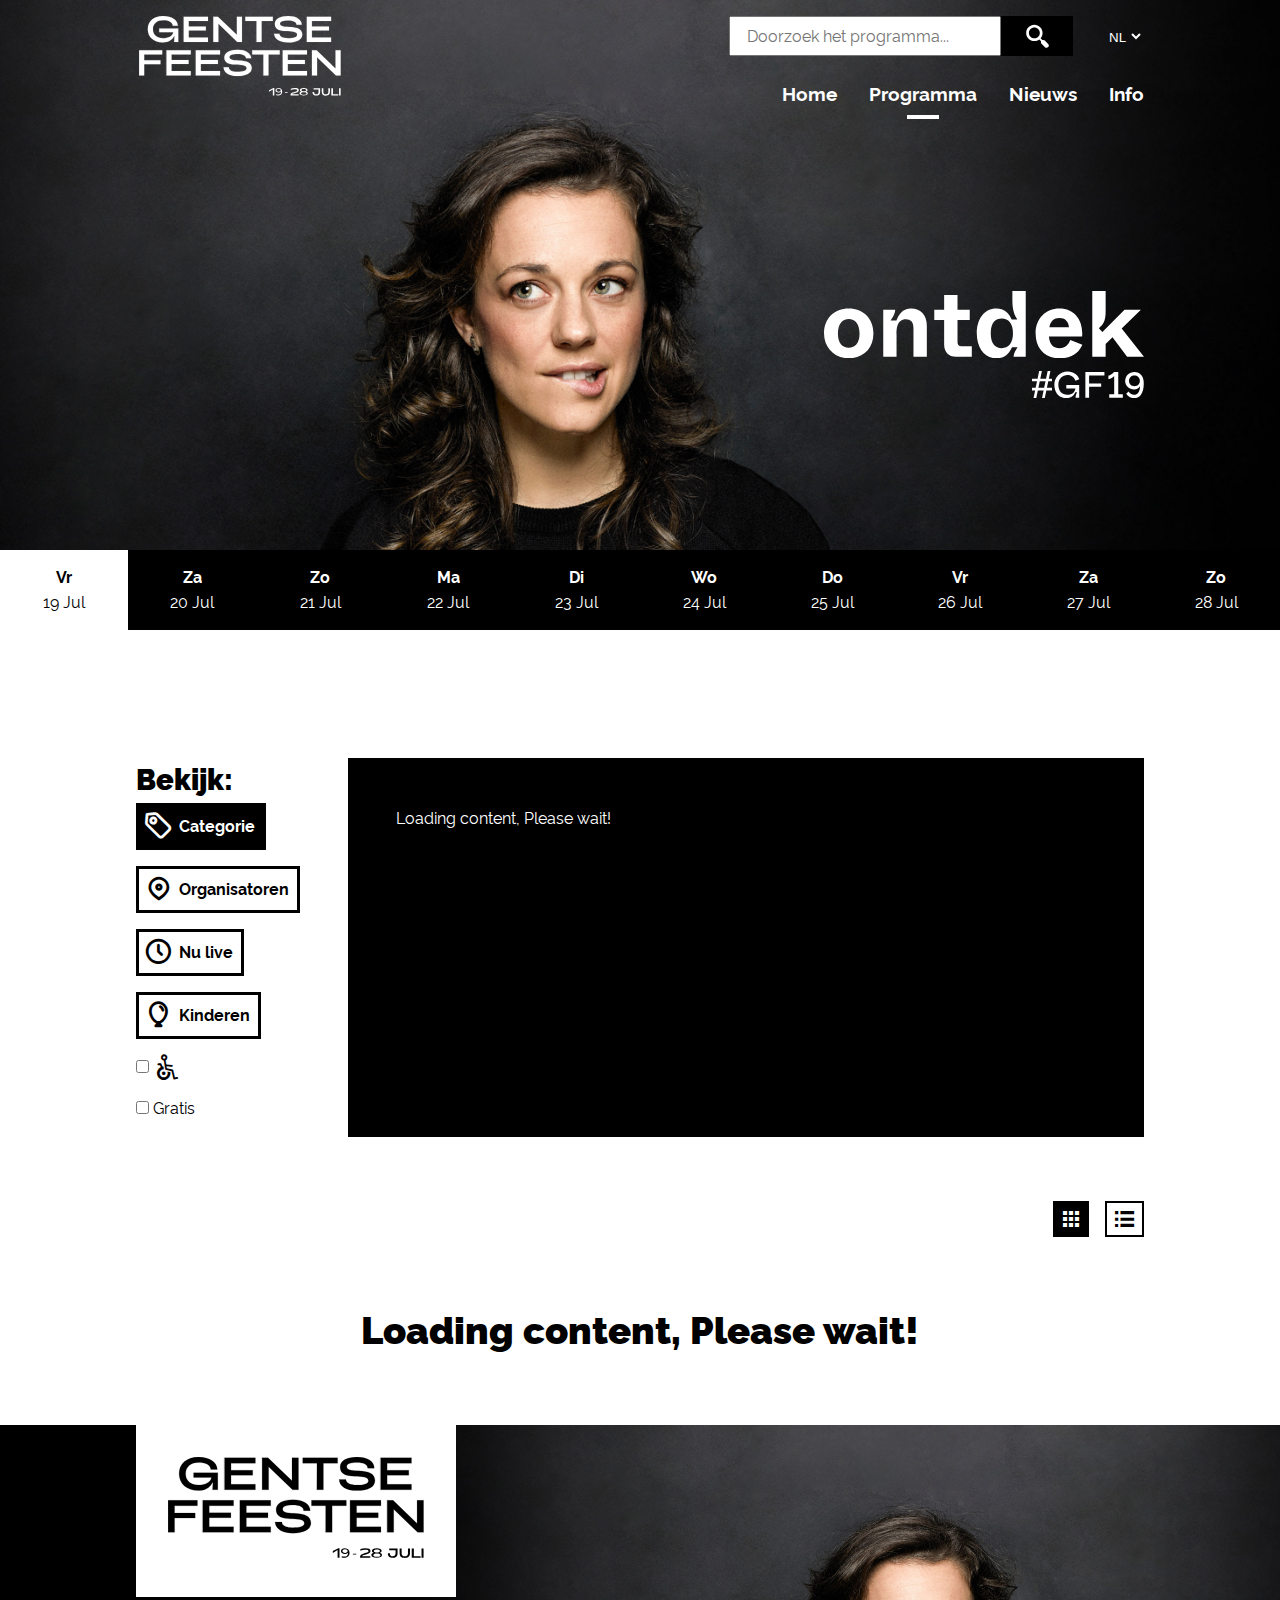
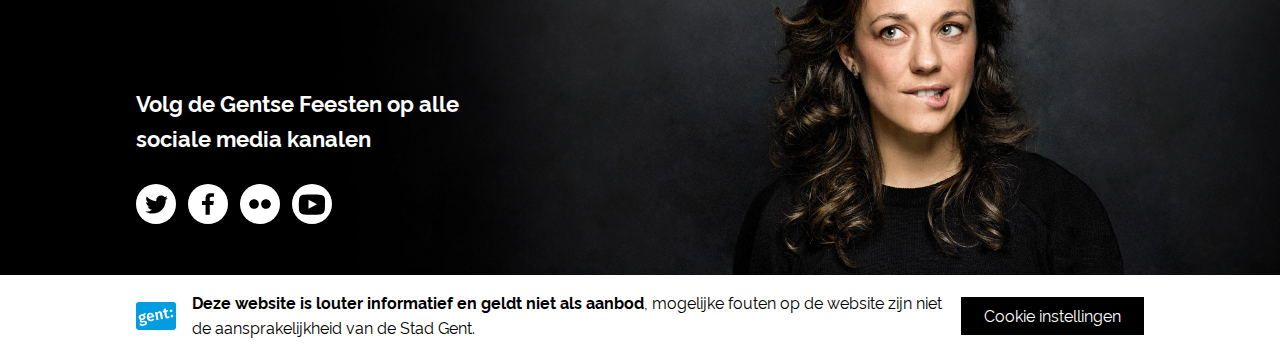
<file: events/day.html>
<!DOCTYPE html>
<html lang="en">
<head>
    <!-- Settings -->
    <base href="../">
    <meta charset="UTF-8">
    <meta content="width=device-width, initial-scale=1.0" name="viewport">
    <title>Programma | Gentse Feesten 2019</title>
    <meta content="Stualyttle" name="author">
    <meta content="Gentse Feesten" name="description">
    <meta content="Stualyttle, @Work, Gentse Feesten, Unofficial" name="keywords">
    <!-- CSS -->
    <link href="static/css/text.css" rel="stylesheet">
    <link href="static/css/main.css" rel="stylesheet">
    <link href="static/css/navigation.css" rel="stylesheet">
    <link href="static/css/style.css" rel="stylesheet">
    <!-- Javascript -->
    <script defer src="static/js/services.js"></script>
    <script defer src="static/js/main.js"></script>
    <script defer src="static/js/pages/day.js"></script>
    <!-- Favicons -->
    <link href="static/media/images/favicons/apple-touch-icon.png" rel="apple-touch-icon" sizes="180x180">
    <link href="static/media/images/favicons/favicon-32x32.png" rel="icon" sizes="32x32" type="image/png">
    <link href="static/media/images/favicons/favicon-16x16.png" rel="icon" sizes="16x16" type="image/png">
    <!--<link href="static/media/images/favicons/site.webmanifest" rel="manifest">-->
    <link color="#5bbad5" href="static/media/images/favicons/safari-pinned-tab.svg" rel="mask-icon">
    <link href="static/media/images/favicons/favicon.ico" rel="shortcut icon">
    <meta content="#da532c" name="msapplication-TileColor">
    <meta content="static/media/images/favicons/browserconfig.xml" name="msapplication-config">
    <meta content="#ffffff" name="theme-color">
</head>

<body>
<header class="short-version">
    <section class="background container x">
        <a class="logo x" href="index.html"></a>
        <div class="navigation__mobile">
            <button class="hamburger open"></button>
            <nav class="content hidden">
                <ul>
                    <li>
                        <a class="x" href="index.html">Home</a>
                    </li>
                    <li>
                        <a class="x" href="events/search.html">Zoeken</a>
                    </li>
                    <li class="program close">
                        <button>Programma<span class="short-arrow"></span></button>
                        <ul>
                            <li>
                                <a class="x" href="events/day.html?day=19">
                                    <span>Vrijdag 19 juli</span>
                                </a>
                            </li>
                            <li>
                                <a class="x" href="events/day.html?day=20">
                                    <span>Zaterdag 20 juli</span>
                                </a>
                            </li>
                            <li>
                                <a class="x" href="events/day.html?day=21">
                                    <span>Zondag 21 juli</span>
                                </a>
                            </li>
                            <li>
                                <a class="x" href="events/day.html?day=22">
                                    <span>Maandag 22 juli</span>
                                </a>
                            </li>
                            <li>
                                <a class="x" href="events/day.html?day=23">
                                    <span>Dinsdag 23 juli</span>
                                </a>
                            </li>
                            <li>
                                <a class="x" href="events/day.html?day=24">
                                    <span>Woensdag 24 juli</span>
                                </a>
                            </li>
                            <li>
                                <a class="x" href="events/day.html?day=25">
                                    <span>Donderdag 25 juli</span>
                                </a>
                            </li>
                            <li>
                                <a class="x" href="events/day.html?day=26">
                                    <span>Vrijdag 26 juli</span>
                                </a>
                            </li>
                            <li>
                                <a class="x" href="events/day.html?day=27">
                                    <span>Zaterdag 27 juli</span>
                                </a>
                            </li>
                            <li>
                                <a class="x" href="events/day.html?day=28">
                                    <span>Zondag 28 juli</span>
                                </a>
                            </li>
                        </ul>
                    </li>
                    <li>
                        <a class="x" href="news.html">Nieuws</a>
                    </li>
                    <li>
                        <a class="x" href="https://gf20.qa.stad.gent/nl/info">Info</a>
                    </li>
                </ul>
            </nav>
        </div>
        <div class="navigation__desktop">
            <div class="header_group">
                <form action="events/search.html" class="search-form" method="get">
                    <input class="search_input" name="search" placeholder="Doorzoek het programma..." type="search">
                    <button class="btn_search"></button>
                </form>
                <select class="language-selector" name="language">
                    <option value="NL">NL</option>
                    <option value="EN">EN</option>
                </select>
            </div>
            <nav class="main-navigation">
                <ul>
                    <li>
                        <a class="x main-navigation__item" href="index.html">Home</a>
                    </li>
                    <li class="active">
                        <a class="x main-navigation__item" href="events/day.html">Programma</a>
                    </li>
                    <li>
                        <a class="x main-navigation__item" href="news.html">Nieuws</a>
                    </li>
                    <li>
                        <a class="x main-navigation__item" href="https://gf20.qa.stad.gent/nl/info">Info</a>
                    </li>
                </ul>
            </nav>
        </div>
    </section>
    <section class="find container x">
        <svg class="svg_gentse-feesten" viewBox="0 0 107 26" xmlns="http://www.w3.org/2000/svg">
            <g>
                <path d="m1.4323 25.936 1.5189-7.2879h-2.9512v-2.5486h3.4744l1.293-6.2109h-4.7675v-2.5486h5.2907l1.5189-7.3395h2.6199l-1.5189 7.3395h5.4997l1.5188-7.3395h2.6369l-1.5189 7.3395h3.0209v2.5486h-3.5441l-1.31 6.2109h4.8541v2.5486h-5.3792l-1.5189 7.2879h-2.618l1.5019-7.2879h-5.4845l-1.5189 7.2879h-2.6181zm4.6621-9.8365h5.4827l1.3099-6.2109h-5.5015l-1.2912 6.2109z" id="Shape"/>
                <path d="m21.346 13.246c0-7.5332 5.686-12.754 12.552-12.754 6.3654 0 9.9772 3.644 11.265 7.358l-3.6476 1.4366c-1.2158-3.2235-3.4688-5.536-7.6885-5.536-4.3986 0-8.6541 3.2235-8.6541 9.4603 0 6.0966 3.5045 9.6004 8.511 9.6004 4.8277 0 7.5098-3.2235 7.7243-6.1667h-8.654v-3.2235h12.337v12.088h-3.4688c0-1.8921 0.7152-3.8542 1.3947-5.2207h-1.6808c-0.6794 1.822-2.8251 5.7112-8.6898 5.7112-6.6157 0.0019-11.3-4.9053-11.3-12.754z" id="a"/>
                <polygon points="50.991 0.98096 69.193 0.98096 69.193 4.2044 54.567 4.2044 54.567 11.983 66.082 11.983 66.082 15.171 54.567 15.171 54.567 25.508 50.991 25.508"/>
                <path d="m86.798 22.223v3.415h-13.005v-3.415h4.7258v-17.454c-0.18397 0.27596-0.48868 0.58066-0.91411 0.91411-0.42544 0.33345-0.90261 0.6554-1.4315 0.96586s-1.0751 0.56916-1.6385 0.77614c-0.56342 0.20697-1.0751 0.31045-1.535 0.31045v-3.5185c0.62091 0 1.2533-0.16672 1.8972-0.50018 0.64391-0.33345 1.2303-0.70139 1.7592-1.1038s0.96586-0.77613 1.3108-1.1211c0.34495-0.34495 0.52892-0.54042 0.55192-0.58641h3.8979v21.318h4.3809zm2.2077-12.763c0-1.1958 0.22996-2.3112 0.6899-3.346s1.0866-1.9317 1.88-2.6906c0.79339-0.75889 1.7305-1.3568 2.8113-1.7937 1.0808-0.43694 2.2422-0.6554 3.484-0.6554 1.3568 0 2.5871 0.24721 3.691 0.74164 1.1038 0.49443 2.0409 1.2073 2.8113 2.1387 0.77039 0.93137 1.3683 2.0639 1.7937 3.3977 0.42544 1.3338 0.63816 2.8516 0.63816 4.5533 0 2.3457-0.21847 4.3981-0.6554 6.1573-0.43694 1.7592-1.0636 3.2368-1.88 4.4326s-1.7995 2.0927-2.9493 2.6906c-1.1498 0.59791-2.4261 0.89687-3.8289 0.89687-1.5868 0-3.0298-0.36219-4.3291-1.0866-1.2993-0.7244-2.3514-1.742-3.1563-3.0528l2.2422-2.3457c0.52892 0.96586 1.2648 1.7305 2.2077 2.2939 0.94287 0.56342 1.9662 0.84512 3.07 0.84512 1.7248 0 3.1045-0.72439 4.1394-2.1732 1.0349-1.4488 1.5638-3.4955 1.5868-6.1401-0.48293 1.0349-1.2361 1.8512-2.2594 2.4491-1.0234 0.59791-2.1904 0.89687-3.5012 0.89687-1.1958 0-2.3112-0.21272-3.346-0.63816-1.0349-0.42544-1.9317-1.0061-2.6906-1.742-0.75889-0.73589-1.3568-1.604-1.7937-2.6044-0.43694-1.0004-0.6554-2.0754-0.6554-3.2253zm8.8307-5.2777c-0.7129 0-1.3798 0.13798-2.0007 0.41394-0.62091 0.27596-1.1671 0.6554-1.6385 1.1383-0.47143 0.48293-0.84512 1.0406-1.1211 1.673-0.27596 0.63241-0.41394 1.3051-0.41394 2.018 0 0.7129 0.13798 1.3798 0.41394 2.0007 0.27596 0.62091 0.64965 1.1671 1.1211 1.6385 0.47143 0.47143 1.0233 0.84512 1.6558 1.1211 0.63241 0.27596 1.3051 0.41394 2.018 0.41394 0.7129 0 1.3855-0.13798 2.018-0.41394 0.63241-0.27596 1.1843-0.6439 1.6558-1.1038s0.84512-1.0061 1.1211-1.6385c0.27596-0.63241 0.41394-1.2936 0.41394-1.9835 0-0.7129-0.13798-1.3913-0.41394-2.0352-0.27596-0.64391-0.6554-1.2073-1.1383-1.6902-0.48293-0.48293-1.0406-0.86237-1.673-1.1383-0.63241-0.27596-1.3051-0.41394-2.018-0.41394z"/>
            </g>
        </svg>

        <svg class="svg_find-out" viewBox="0 0 476.5 100.2" xmlns="http://www.w3.org/2000/svg">
            <path class="st0" d="M0,63c0-22.4,15.4-37.1,36.8-37.1S73.6,40.6,73.6,63c0,22.8-15.4,37.2-36.8,37.2S0,84.6,0,63z M52.9,63.3    c0-14.4-6.6-21.7-16.1-21.7s-16.1,7.3-16.1,21.7s6.6,21.1,16.1,21.1S52.9,77.7,52.9,63.3z"/>
            <path class="st0" d="M88.2,28h17.9c-0.1,4.6-3.1,10.6-6.9,16.1h8.7c3.2-9.9,10.2-18.2,21.4-18.2c15.4,0,23.8,10.2,23.8,25.8V98    h-19.9V55.4c0-9.2-4.3-13.2-11.2-13.2c-13.9,0-14,15.1-14,22.5V98H88.2V28z"/>
            <path class="st0" d="M178.9,79.7V43.1h-14.7V28h14.7V6h19.9v22H217v15.1h-18.2V76c0,4.2,1.8,6.2,6.2,6.2h15.1V98h-23.4    C185.4,98,178.9,90.6,178.9,79.7z"/>
            <path class="st0" d="m227.5 63c0-22.1 11.8-37.1 28.8-37.1 14.4 0 20.2 9.4 23.2 16.5h8.4c-3.5-5.5-7.4-12-7.4-28.7v-13.7h19.9v98h-18.1c0-4.9 3.2-10.2 6-14.3h-8.3c-3.5 7-8.8 16.5-23.7 16.5-17 0-28.8-15.1-28.8-37.2zm53.9 0c0-14.8-6.7-22.1-16.7-22.1-9.2 0-16.4 5.7-16.4 22.1s7.1 22.1 16.4 22.1c9.8 0 16.7-7.3 16.7-22.1z"/>
            <path class="st0" d="m315.1 62.9c0-22 15.1-37 35.4-37 23.5 0 35.8 18.5 33.9 41.9h-49.4c0.6 12.3 7.1 17.4 15.7 17.4 9 0 13.3-5.6 16.2-12.2l17.8 6.9c-3.9 9-12.7 20.4-34 20.4-21.6-0.1-35.6-14.5-35.6-37.4zm49.7-9.1c-0.8-8.7-5.8-13.6-14.3-13.6-8 0-13.4 4.8-14.8 13.6h29.1z"/>
            <path class="st0" d="m429.6 69-10.2 9.8v19.2h-19.9v-98h19.9v30.9c0 14-3.8 19.2-10.1 24.4l5.3 5.7 32.9-33h24.4l-28.6 27.7 33.2 42.3h-25.1l-21.8-29z"/>
        </svg>

    </section>
    <section class="days short-version x">
        <ul>
            <li class="active" id="day_19">
                <a class="x" href="events/day.html?day=19">
                    <span class="header__days__day">Vr</span>
                    <span class="header__days__date">19 Jul</span>
                </a>
            </li>
            <li id="day_20">
                <a class="x" href="events/day.html?day=20">
                    <span class="header__days__day">Za</span>
                    <span class="header__days__date">20 Jul</span>
                </a>
            </li>
            <li id="day_21">
                <a class="x" href="events/day.html?day=21">
                    <span class="header__days__day">Zo</span>
                    <span class="header__days__date">21 Jul</span>
                </a>
            </li>
            <li id="day_22">
                <a class="x" href="events/day.html?day=22">
                    <span class="header__days__day">Ma</span>
                    <span class="header__days__date">22 Jul</span>
                </a>
            </li>
            <li id="day_23">
                <a class="x" href="events/day.html?day=23">
                    <span class="header__days__day">Di</span>
                    <span class="header__days__date">23 Jul</span>
                </a>
            </li>
            <li id="day_24">
                <a class="x" href="events/day.html?day=24">
                    <span class="header__days__day">Wo</span>
                    <span class="header__days__date">24 Jul</span>
                </a>
            </li>
            <li id="day_25">
                <a class="x" href="events/day.html?day=25">
                    <span class="header__days__day">Do</span>
                    <span class="header__days__date">25 Jul</span>
                </a>
            </li>
            <li id="day_26">
                <a class="x" href="events/day.html?day=26">
                    <span class="header__days__day">Vr</span>
                    <span class="header__days__date">26 Jul</span>
                </a>
            </li>
            <li id="day_27">
                <a class="x" href="events/day.html?day=27">
                    <span class="header__days__day">Za</span>
                    <span class="header__days__date">27 Jul</span>
                </a>
            </li>
            <li id="day_28">
                <a class="x" href="events/day.html?day=28">
                    <span class="header__days__day">Zo</span>
                    <span class="header__days__date">28 Jul</span>
                </a>
            </li>
        </ul>
    </section>
</header>

<main id="home">
    <ul class="container" id="events"></ul>
    <section class="container days-menu">
        <div class="selection-menu">
            <h3>Bekijk:</h3>
            <ul class="selection-menu-items">
                <li>
                    <button id="category">Categorie</button>
                </li>
                <li>
                    <button id="organizer">Organisatoren</button>
                </li>
                <li>
                    <button id="live">Nu live</button>
                </li>
                <li>
                    <button id="children">Kinderen</button>
                </li>
                <li class="x">
                    <input id="look_wa" type="checkbox">
                    <label class="look_wa" for="look_wa"><span>Wheelchair Accessible</span></label>
                </li>
                <li>
                    <input id="look_free" type="checkbox">
                    <label for="look_free">Gratis</label>
                </li>
            </ul>
        </div>
        <ul class="days-menu_body">Loading content, Please wait!</ul>
    </section>
    <div class="container day_styles">
        <button class="icon active" id="day_style_grid"></button>
        <button class="icon" id="day_style_list"></button>
    </div>
    <ul class="container" id="day__events">
        <li>
            <h2 class="txt__center">Loading content, Please wait!</h2>
        </li>
    </ul>
</main>

<footer>
    <div class="footer">
        <section class="items container">
            <div class="logo">
                <svg viewBox="0 0 414 164" xmlns="http://www.w3.org/2000/svg">
                    <g stroke="#000" stroke-linecap="round" stroke-linejoin="round" stroke-width=".26">
                        <path d="M49.18.13c18 0 30 8.06 30.54 20.11H69.18c-.59-7.1-7.91-11.31-19.82-11.31-12.5 0-20.85 7-20.85 18.26 0 11.26 8.23 18.19 20.67 18.19 11.24 0 19.82-4.59 21.08-12.28H41.41v-7.69h39.12v27.66h-8.58l.74-12h-.67c-4.73 9.69-13.68 13.16-23.07 13.16-18.63 0-31-10.8-31-27.06C17.95 10.91 30.38.13 49.18.13zM91.45 1.31h49.91v8.8h-39.41v11.31H137v8.13h-35.05v14.64h39.41v8.87H91.45zM152.23 1.31h9.54l38.75 37.27V1.31h10.5v51.76h-9.61L162.74 15.8v37.27h-10.5V1.31zM240.81 10.11h-22.92v-8.8h56.42v8.8h-23v42.96h-10.5zM276.97 36.43h10.94c-.07 5.4 6.51 9 17.3 9 12.2 0 18.93-2.22 18.93-7.1 0-14-45.77 2.22-45.77-21.81 0-10.57 11.17-16.34 27.21-16.34 16.86 0 28 7.1 28 17.82h-10.69c0-5.47-6.51-9-17-9-10.72 0-16.86 2.22-16.86 6.66 0 13 45.7-2.07 45.7 22.26 0 10.8-11.46 16.42-29.06 16.42-17.6 0-28.85-7.33-28.7-17.91zM343.88 1.31h49.91v8.8h-39.41v11.31h35.05v8.13h-35.05v14.64h39.41v8.87h-49.91zM.13 70.11H47.6v8.8H10.63v11.68h33.35v8.13H10.63v23.15H.13zM56.18 70.11h49.91v8.8H66.68v11.31h35.05v8.13H66.68v14.64h39.41v8.87H56.18zM116.22 70.11h49.91v8.8h-39.41v11.31h35.05v8.13h-35.05v14.64h39.41v8.87h-49.91zM173.38 105.24h10.94c-.07 5.4 6.51 9 17.3 9 12.2 0 18.93-2.22 18.93-7.1 0-14-45.77 2.22-45.77-21.81 0-10.57 11.17-16.34 27.21-16.34 16.86 0 27.95 7.1 28 17.82H219.3c0-5.47-6.51-9-17-9-10.72 0-16.86 2.22-16.86 6.66 0 13 45.7-2.07 45.7 22.26 0 10.8-11.46 16.42-29.06 16.42-17.6 0-28.85-7.34-28.7-17.91zM254.94 78.91h-22.92v-8.8h56.42v8.8h-23v42.96h-10.5zM294.49 70.11h49.91v8.8h-39.41v11.31h35.05v8.13h-35.05v14.64h39.41v8.87h-49.91zM354.53 70.11h9.54l38.75 37.27V70.11h10.5v51.76h-9.61l-38.68-37.26v37.27h-10.5z"/>
                    </g>
                    <path d="M274.24 150.48l-7.68 4.75v-3.06l9-4.58h1.82v15.28h-3.1zM293.61 155.06c0 4.76-3.47 7.81-8.77 7.81a11 11 0 01-4.39-.85l.91-1.69a7.42 7.42 0 003.48.67 5.73 5.73 0 006.37-4.89 5.61 5.61 0 000-.71v-.68a6.81 6.81 0 01-5.3 2c-3.65 0-6.21-1.87-6.21-4.59 0-2.72 2.74-4.75 6.4-4.75 4.77.19 7.51 2.93 7.51 7.68zm-3.11-2.89c0-1.36-1.64-2.88-4.38-2.88-2.38 0-4 1.19-4 2.88s1.64 2.89 4.2 2.89c2.56 0 4.18-1.19 4.18-2.89zM304.58 156.42v1.36h-5.67v-1.36zM310.61 161.17c.18-5.6 13.7-5.6 13.7-8.66 0-1.7-1.64-2.37-5.66-2.37a19.14 19.14 0 00-7.5 1.35v-2.54a23.82 23.82 0 018-1.19c5.48 0 8.4 1.19 8.4 4.24 0 5.95-12.24 5.27-13.7 8.33h13.34v2.54h-16.58v-1.7zM346.06 158.46c0 2.71-3.29 4.41-8.59 4.41s-8.59-1.7-8.59-4.41c0-1.7 1.28-2.89 3.84-3.57-2-.68-2.92-1.7-2.92-3.23 0-2.54 3.1-4.07 7.86-4.07s7.85 1.53 7.85 4.07c0 1.53-1.09 2.55-3.1 3.23 2.19.68 3.65 1.87 3.65 3.57zm-2.56.34c0-1.7-2.19-2.72-5.66-2.72s-5.67 1-5.67 2.72c0 1.72 2 2.71 5.67 2.71s5.66-1.02 5.66-2.71zm-10.6-6.8c0 1.53 1.83 2.38 4.94 2.38 3.11 0 4.93-.85 4.93-2.38 0-1.53-2-2.37-4.93-2.37-2.93 0-4.94.85-4.94 2.37zM355.57 155.74h3.29c0 3.57 1.46 4.92 4.57 4.92 3.11 0 4.56-1.52 4.56-4.92v-5.09h-10.23v-2.72h13.52v7.64c0 5.6-3.1 7.47-7.85 7.47s-7.86-1.87-7.86-7.3zM374.57 154.89v-7h3.29v7.68c0 3.4 1.65 5.09 5.12 5.09s5.12-1.69 5.12-5.09v-7.64h3.29v7c0 6.28-3.11 8.32-8.41 8.32-5.3 0-8.41-1.91-8.41-8.36zM394.31 147.93h3.29v12.4h11v2.54h-14.42v-14.94zM410.03 147.93h3.29v14.94h-3.29z"/>
                </svg>
            </div>
            <div class="content">
                <h4>Volg de Gentse Feesten op alle sociale media kanalen</h4>
                <div class="socials">
                    <a class="x" href="https://www.twitter.com/GFGent">
                        <svg viewBox="0 0 32 32" xmlns="http://www.w3.org/2000/svg">
                            <title>twitter</title>
                            <path d="M12.973 24c7.17 0 11.093-5.77 11.093-10.773 0-0.164-0.003-0.328-0.013-0.49 0.765-0.54 1.411-1.19 1.93-1.935l0.017-0.025c-0.653 0.288-1.41 0.498-2.202 0.591l-0.038 0.004c0.801-0.468 1.407-1.197 1.706-2.068l0.008-0.027c-0.714 0.419-1.544 0.739-2.427 0.912l-0.050 0.008c-1.473-1.526-3.942-1.603-5.512-0.172-0.755 0.684-1.228 1.668-1.232 2.761v0.001c0 0.29 0.035 0.58 0.103 0.863-3.134-0.153-6.055-1.59-8.036-3.956-1.032 1.73-0.504 3.942 1.208 5.054-0.65-0.019-1.255-0.192-1.787-0.483l0.021 0.010v0.048c0 1.802 1.307 3.355 3.125 3.712-0.308 0.085-0.662 0.133-1.027 0.133-0.259 0-0.513-0.025-0.758-0.071l0.025 0.004c0.512 1.541 1.975 2.598 3.642 2.63-1.321 1.011-2.996 1.62-4.814 1.62-0.009 0-0.018 0-0.027-0h0.001c-0.31 0-0.62-0.017-0.929-0.053 1.69 1.068 3.747 1.702 5.953 1.702 0.007 0 0.014 0 0.022-0h-0.001"></path>
                        </svg>
                    </a>
                    <a class="x" href="https://www.facebook.com/gentsefeesten">
                        <svg viewBox="0 0 32 32" xmlns="http://www.w3.org/2000/svg">
                            <title>facebook</title>
                            <path d="M17.49 25v-8.21h2.95l0.44-3.2h-3.39v-2.043c0-0.927 0.276-1.558 1.697-1.558l1.813-0.001v-2.862c-0.766-0.080-1.655-0.126-2.555-0.126-0.030 0-0.061 0-0.091 0h0.005c-2.614 0-4.403 1.491-4.403 4.23v2.36h-2.956v3.2h2.956v8.21h3.535z"></path>
                        </svg>
                    </a>
                    <a class="x" href="https://www.flickr.com/photos/stadgent">
                        <svg viewBox="0 0 32 32" xmlns="http://www.w3.org/2000/svg">
                            <title>flickr</title>
                            <path d="M11.034 12c2.228 0 4.034 1.791 4.034 4 0 2.21-1.806 4-4.034 4s-4.034-1.79-4.034-4c0-2.209 1.806-4 4.034-4zM25 16c0 2.21-1.806 4-4.034 4s-4.034-1.79-4.034-4c0-2.209 1.806-4 4.034-4s4.034 1.791 4.034 4z"></path>
                        </svg>
                    </a>
                    <a class="x" href="https://www.youtube.com/channel/UCUn5Z0JK-sEbql4cVNdaH-Q">
                        <svg viewBox="0 0 32 32" xmlns="http://www.w3.org/2000/svg">
                            <title>youtube</title>
                            <path d="M26.8 12.1v0c0-0.3-0.3-1.9-1.1-2.7-0.7-0.7-1.7-1.1-2.7-1.2h-0.2c-3-0.2-6.6-0.2-6.8-0.2s-3.8 0-6.8 0.2h-0.2c-1 0-1.9 0.5-2.6 1.2-0.8 0.8-1.1 2.4-1.1 2.7-0.2 1.2-0.3 2.4-0.3 3.6v1.6c0 1.2 0.1 2.4 0.2 3.6 0 0.3 0.3 1.8 1.1 2.7 0.8 0.7 1.7 1.1 2.7 1.1 0.1 0 0.2 0 0.2 0h0.1c1.7 0.2 6.4 0.2 6.6 0.2v0c0.2 0 3.8 0 6.8-0.2h0.2c1 0 1.9-0.5 2.6-1.2 0.8-0.8 1.1-2.4 1.1-2.7 0.1-1.2 0.2-2.4 0.2-3.6v-1.6c0.2-1.1 0.1-2.3 0-3.5zM13.1 19.9v-7.4l7.1 3.7-7.1 3.7z"></path>
                        </svg>
                    </a>
                </div>
            </div>
        </section>
    </div>
    <section class="container x" id="cookies">
        <img alt="Gent Logo" src="static/media/images/icons/partner-stad-gent.svg">
        <p><strong>Deze website is louter informatief en geldt niet als aanbod</strong>, mogelijke fouten op de website zijn niet de aansprakelijkheid van de Stad Gent.</p>
        <a class="x" href="#">Cookie instellingen</a>
    </section>
</footer>
</body>
</html>
</file>
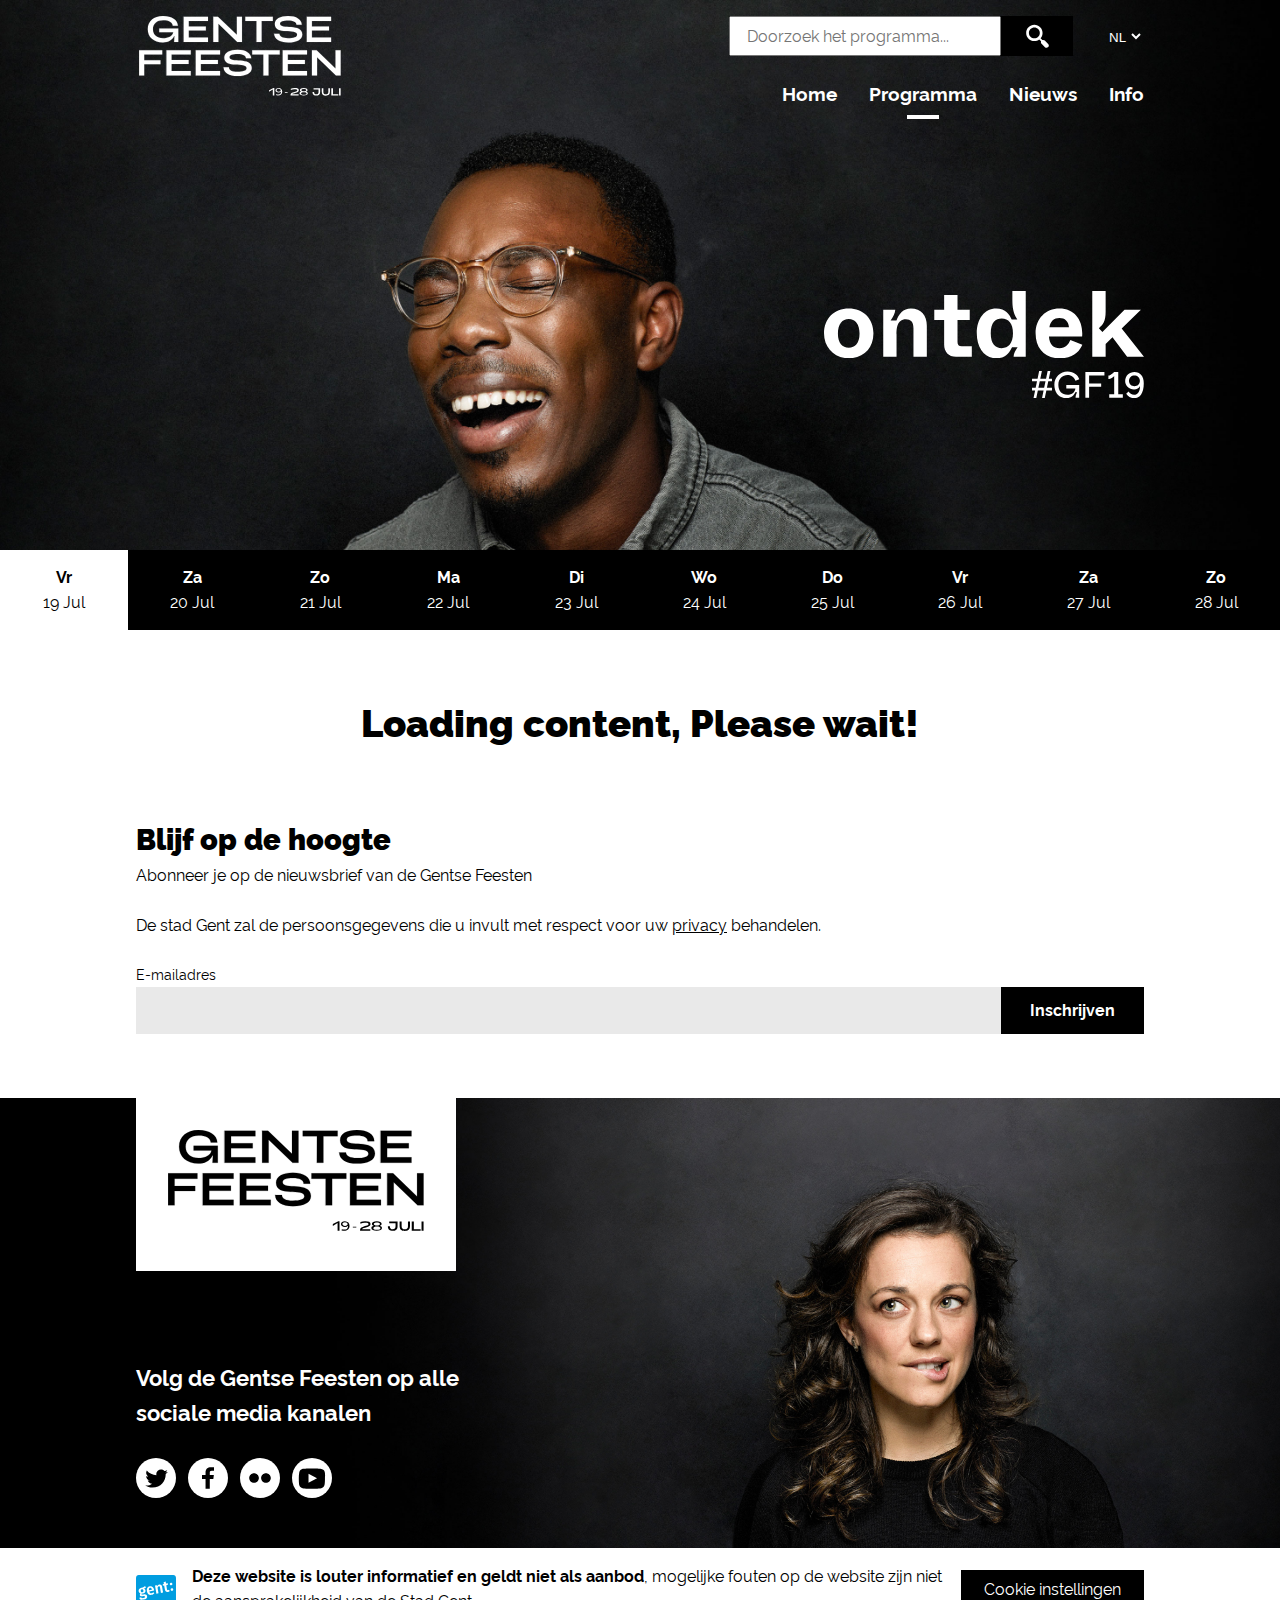
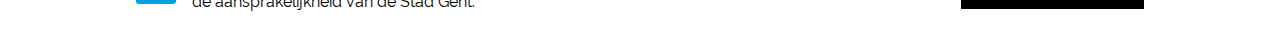
<file: events/detail.html>
<!DOCTYPE html>
<html lang="en">
<head>
    <!-- Settings -->
    <base href="../">
    <meta charset="UTF-8">
    <meta content="width=device-width, initial-scale=1.0" name="viewport">
    <title>Details | Gentse Feesten 2019</title>
    <meta content="Stualyttle" name="author">
    <meta content="Gentse Feesten" name="description">
    <meta content="Stualyttle, @Work, Gentse Feesten, Unofficial" name="keywords">
    <!-- CSS -->
    <link href="static/css/text.css" rel="stylesheet">
    <link href="static/css/main.css" rel="stylesheet">
    <link href="static/css/navigation.css" rel="stylesheet">
    <link href="static/css/style.css" rel="stylesheet">
    <!-- Javascript -->
    <script defer src="static/js/services.js"></script>
    <script defer src="static/js/main.js"></script>
    <script defer src="static/js/pages/details.js"></script>
    <!-- Favicons -->
    <link href="static/media/images/favicons/apple-touch-icon.png" rel="apple-touch-icon" sizes="180x180">
    <link href="static/media/images/favicons/favicon-32x32.png" rel="icon" sizes="32x32" type="image/png">
    <link href="static/media/images/favicons/favicon-16x16.png" rel="icon" sizes="16x16" type="image/png">
    <!--<link href="static/media/images/favicons/site.webmanifest" rel="manifest">-->
    <link color="#5bbad5" href="static/media/images/favicons/safari-pinned-tab.svg" rel="mask-icon">
    <link href="static/media/images/favicons/favicon.ico" rel="shortcut icon">
    <meta content="#da532c" name="msapplication-TileColor">
    <meta content="static/media/images/favicons/browserconfig.xml" name="msapplication-config">
    <meta content="#ffffff" name="theme-color">
</head>

<body>
<header class="short-version" id="home">
    <section class="background container x">
        <a class="logo x" href="index.html"></a>
        <div class="navigation__mobile">
            <button class="hamburger open"></button>
            <nav class="content hidden">
                <ul>
                    <li>
                        <a class="x" href="index.html">Home</a>
                    </li>
                    <li>
                        <a class="x" href="events/search.html">Zoeken</a>
                    </li>
                    <li class="program close">
                        <button>Programma<span class="short-arrow"></span></button>
                        <ul>
                            <li>
                                <a class="x" href="events/day.html?day=19">
                                    <span>Vrijdag 19 juli</span>
                                </a>
                            </li>
                            <li>
                                <a class="x" href="events/day.html?day=20">
                                    <span>Zaterdag 20 juli</span>
                                </a>
                            </li>
                            <li>
                                <a class="x" href="events/day.html?day=21">
                                    <span>Zondag 21 juli</span>
                                </a>
                            </li>
                            <li>
                                <a class="x" href="events/day.html?day=22">
                                    <span>Maandag 22 juli</span>
                                </a>
                            </li>
                            <li>
                                <a class="x" href="events/day.html?day=23">
                                    <span>Dinsdag 23 juli</span>
                                </a>
                            </li>
                            <li>
                                <a class="x" href="events/day.html?day=24">
                                    <span>Woensdag 24 juli</span>
                                </a>
                            </li>
                            <li>
                                <a class="x" href="events/day.html?day=25">
                                    <span>Donderdag 25 juli</span>
                                </a>
                            </li>
                            <li>
                                <a class="x" href="events/day.html?day=26">
                                    <span>Vrijdag 26 juli</span>
                                </a>
                            </li>
                            <li>
                                <a class="x" href="events/day.html?day=27">
                                    <span>Zaterdag 27 juli</span>
                                </a>
                            </li>
                            <li>
                                <a class="x" href="events/day.html?day=28">
                                    <span>Zondag 28 juli</span>
                                </a>
                            </li>
                        </ul>
                    </li>
                    <li>
                        <a class="x" href="news.html">Nieuws</a>
                    </li>
                    <li>
                        <a class="x" href="https://gf20.qa.stad.gent/nl/info">Info</a>
                    </li>
                </ul>
            </nav>
        </div>
        <div class="navigation__desktop">
            <div class="header_group">
                <form action="events/search.html" class="search-form" method="get">
                    <input class="search_input" name="search" placeholder="Doorzoek het programma..." type="search">
                    <button class="btn_search"></button>
                </form>
                <select class="language-selector" name="language">
                    <option value="NL">NL</option>
                    <option value="EN">EN</option>
                </select>
            </div>
            <nav class="main-navigation">
                <ul>
                    <li>
                        <a class="x main-navigation__item" href="index.html">Home</a>
                    </li>
                    <li class="active">
                        <a class="x main-navigation__item" href="events/day.html">Programma</a>
                    </li>
                    <li>
                        <a class="x main-navigation__item" href="news.html">Nieuws</a>
                    </li>
                    <li>
                        <a class="x main-navigation__item" href="https://gf20.qa.stad.gent/nl/info">Info</a>
                    </li>
                </ul>
            </nav>
        </div>
    </section>
    <section class="find container x">
        <svg class="svg_gentse-feesten" viewBox="0 0 107 26" xmlns="http://www.w3.org/2000/svg">
            <g>
                <path d="m1.4323 25.936 1.5189-7.2879h-2.9512v-2.5486h3.4744l1.293-6.2109h-4.7675v-2.5486h5.2907l1.5189-7.3395h2.6199l-1.5189 7.3395h5.4997l1.5188-7.3395h2.6369l-1.5189 7.3395h3.0209v2.5486h-3.5441l-1.31 6.2109h4.8541v2.5486h-5.3792l-1.5189 7.2879h-2.618l1.5019-7.2879h-5.4845l-1.5189 7.2879h-2.6181zm4.6621-9.8365h5.4827l1.3099-6.2109h-5.5015l-1.2912 6.2109z" id="Shape"/>
                <path d="m21.346 13.246c0-7.5332 5.686-12.754 12.552-12.754 6.3654 0 9.9772 3.644 11.265 7.358l-3.6476 1.4366c-1.2158-3.2235-3.4688-5.536-7.6885-5.536-4.3986 0-8.6541 3.2235-8.6541 9.4603 0 6.0966 3.5045 9.6004 8.511 9.6004 4.8277 0 7.5098-3.2235 7.7243-6.1667h-8.654v-3.2235h12.337v12.088h-3.4688c0-1.8921 0.7152-3.8542 1.3947-5.2207h-1.6808c-0.6794 1.822-2.8251 5.7112-8.6898 5.7112-6.6157 0.0019-11.3-4.9053-11.3-12.754z" id="a"/>
                <polygon points="50.991 0.98096 69.193 0.98096 69.193 4.2044 54.567 4.2044 54.567 11.983 66.082 11.983 66.082 15.171 54.567 15.171 54.567 25.508 50.991 25.508"/>
                <path d="m86.798 22.223v3.415h-13.005v-3.415h4.7258v-17.454c-0.18397 0.27596-0.48868 0.58066-0.91411 0.91411-0.42544 0.33345-0.90261 0.6554-1.4315 0.96586s-1.0751 0.56916-1.6385 0.77614c-0.56342 0.20697-1.0751 0.31045-1.535 0.31045v-3.5185c0.62091 0 1.2533-0.16672 1.8972-0.50018 0.64391-0.33345 1.2303-0.70139 1.7592-1.1038s0.96586-0.77613 1.3108-1.1211c0.34495-0.34495 0.52892-0.54042 0.55192-0.58641h3.8979v21.318h4.3809zm2.2077-12.763c0-1.1958 0.22996-2.3112 0.6899-3.346s1.0866-1.9317 1.88-2.6906c0.79339-0.75889 1.7305-1.3568 2.8113-1.7937 1.0808-0.43694 2.2422-0.6554 3.484-0.6554 1.3568 0 2.5871 0.24721 3.691 0.74164 1.1038 0.49443 2.0409 1.2073 2.8113 2.1387 0.77039 0.93137 1.3683 2.0639 1.7937 3.3977 0.42544 1.3338 0.63816 2.8516 0.63816 4.5533 0 2.3457-0.21847 4.3981-0.6554 6.1573-0.43694 1.7592-1.0636 3.2368-1.88 4.4326s-1.7995 2.0927-2.9493 2.6906c-1.1498 0.59791-2.4261 0.89687-3.8289 0.89687-1.5868 0-3.0298-0.36219-4.3291-1.0866-1.2993-0.7244-2.3514-1.742-3.1563-3.0528l2.2422-2.3457c0.52892 0.96586 1.2648 1.7305 2.2077 2.2939 0.94287 0.56342 1.9662 0.84512 3.07 0.84512 1.7248 0 3.1045-0.72439 4.1394-2.1732 1.0349-1.4488 1.5638-3.4955 1.5868-6.1401-0.48293 1.0349-1.2361 1.8512-2.2594 2.4491-1.0234 0.59791-2.1904 0.89687-3.5012 0.89687-1.1958 0-2.3112-0.21272-3.346-0.63816-1.0349-0.42544-1.9317-1.0061-2.6906-1.742-0.75889-0.73589-1.3568-1.604-1.7937-2.6044-0.43694-1.0004-0.6554-2.0754-0.6554-3.2253zm8.8307-5.2777c-0.7129 0-1.3798 0.13798-2.0007 0.41394-0.62091 0.27596-1.1671 0.6554-1.6385 1.1383-0.47143 0.48293-0.84512 1.0406-1.1211 1.673-0.27596 0.63241-0.41394 1.3051-0.41394 2.018 0 0.7129 0.13798 1.3798 0.41394 2.0007 0.27596 0.62091 0.64965 1.1671 1.1211 1.6385 0.47143 0.47143 1.0233 0.84512 1.6558 1.1211 0.63241 0.27596 1.3051 0.41394 2.018 0.41394 0.7129 0 1.3855-0.13798 2.018-0.41394 0.63241-0.27596 1.1843-0.6439 1.6558-1.1038s0.84512-1.0061 1.1211-1.6385c0.27596-0.63241 0.41394-1.2936 0.41394-1.9835 0-0.7129-0.13798-1.3913-0.41394-2.0352-0.27596-0.64391-0.6554-1.2073-1.1383-1.6902-0.48293-0.48293-1.0406-0.86237-1.673-1.1383-0.63241-0.27596-1.3051-0.41394-2.018-0.41394z"/>
            </g>
        </svg>

        <svg class="svg_find-out" viewBox="0 0 476.5 100.2" xmlns="http://www.w3.org/2000/svg">
            <path class="st0" d="M0,63c0-22.4,15.4-37.1,36.8-37.1S73.6,40.6,73.6,63c0,22.8-15.4,37.2-36.8,37.2S0,84.6,0,63z M52.9,63.3    c0-14.4-6.6-21.7-16.1-21.7s-16.1,7.3-16.1,21.7s6.6,21.1,16.1,21.1S52.9,77.7,52.9,63.3z"/>
            <path class="st0" d="M88.2,28h17.9c-0.1,4.6-3.1,10.6-6.9,16.1h8.7c3.2-9.9,10.2-18.2,21.4-18.2c15.4,0,23.8,10.2,23.8,25.8V98    h-19.9V55.4c0-9.2-4.3-13.2-11.2-13.2c-13.9,0-14,15.1-14,22.5V98H88.2V28z"/>
            <path class="st0" d="M178.9,79.7V43.1h-14.7V28h14.7V6h19.9v22H217v15.1h-18.2V76c0,4.2,1.8,6.2,6.2,6.2h15.1V98h-23.4    C185.4,98,178.9,90.6,178.9,79.7z"/>
            <path class="st0" d="m227.5 63c0-22.1 11.8-37.1 28.8-37.1 14.4 0 20.2 9.4 23.2 16.5h8.4c-3.5-5.5-7.4-12-7.4-28.7v-13.7h19.9v98h-18.1c0-4.9 3.2-10.2 6-14.3h-8.3c-3.5 7-8.8 16.5-23.7 16.5-17 0-28.8-15.1-28.8-37.2zm53.9 0c0-14.8-6.7-22.1-16.7-22.1-9.2 0-16.4 5.7-16.4 22.1s7.1 22.1 16.4 22.1c9.8 0 16.7-7.3 16.7-22.1z"/>
            <path class="st0" d="m315.1 62.9c0-22 15.1-37 35.4-37 23.5 0 35.8 18.5 33.9 41.9h-49.4c0.6 12.3 7.1 17.4 15.7 17.4 9 0 13.3-5.6 16.2-12.2l17.8 6.9c-3.9 9-12.7 20.4-34 20.4-21.6-0.1-35.6-14.5-35.6-37.4zm49.7-9.1c-0.8-8.7-5.8-13.6-14.3-13.6-8 0-13.4 4.8-14.8 13.6h29.1z"/>
            <path class="st0" d="m429.6 69-10.2 9.8v19.2h-19.9v-98h19.9v30.9c0 14-3.8 19.2-10.1 24.4l5.3 5.7 32.9-33h24.4l-28.6 27.7 33.2 42.3h-25.1l-21.8-29z"/>
        </svg>

    </section>
    <section class="days short-version x">
        <ul>
            <li class="active" id="day_19">
                <a class="x" href="events/day.html?day=19">
                    <span class="header__days__day">Vr</span>
                    <span class="header__days__date">19 Jul</span>
                </a>
            </li>
            <li id="day_20">
                <a class="x" href="events/day.html?day=20">
                    <span class="header__days__day">Za</span>
                    <span class="header__days__date">20 Jul</span>
                </a>
            </li>
            <li id="day_21">
                <a class="x" href="events/day.html?day=21">
                    <span class="header__days__day">Zo</span>
                    <span class="header__days__date">21 Jul</span>
                </a>
            </li>
            <li id="day_22">
                <a class="x" href="events/day.html?day=22">
                    <span class="header__days__day">Ma</span>
                    <span class="header__days__date">22 Jul</span>
                </a>
            </li>
            <li id="day_23">
                <a class="x" href="events/day.html?day=23">
                    <span class="header__days__day">Di</span>
                    <span class="header__days__date">23 Jul</span>
                </a>
            </li>
            <li id="day_24">
                <a class="x" href="events/day.html?day=24">
                    <span class="header__days__day">Wo</span>
                    <span class="header__days__date">24 Jul</span>
                </a>
            </li>
            <li id="day_25">
                <a class="x" href="events/day.html?day=25">
                    <span class="header__days__day">Do</span>
                    <span class="header__days__date">25 Jul</span>
                </a>
            </li>
            <li id="day_26">
                <a class="x" href="events/day.html?day=26">
                    <span class="header__days__day">Vr</span>
                    <span class="header__days__date">26 Jul</span>
                </a>
            </li>
            <li id="day_27">
                <a class="x" href="events/day.html?day=27">
                    <span class="header__days__day">Za</span>
                    <span class="header__days__date">27 Jul</span>
                </a>
            </li>
            <li id="day_28">
                <a class="x" href="events/day.html?day=28">
                    <span class="header__days__day">Zo</span>
                    <span class="header__days__date">28 Jul</span>
                </a>
            </li>
        </ul>
    </section>
</header>

<main>
    <article class="container" id="event-content">
        <h2 class="txt__center">Loading content, Please wait!</h2>
    </article>
    <section class="container" id="other-events"></section>
    <section class="container">
        <h3>Blijf op de hoogte</h3>
        <p>Abonneer je op de nieuwsbrief van de Gentse Feesten<br><br>De stad Gent zal de persoonsgegevens die u invult met respect voor uw <a href="https://gf20.qa.stad.gent/nl/privacy">privacy</a> behandelen.</p>
        <form id="stay-in-touch" onsubmit="window.alert('Oh, oow no system in place!')">
            <label for="email">E-mailadres</label>
            <div class="wrapper">
                <input id="email" required type="email">
                <button type="submit">Inschrijven</button>
            </div>
        </form>
    </section>
</main>

<footer>
    <div class="footer">
        <section class="items container">
            <div class="logo">
                <svg viewBox="0 0 414 164" xmlns="http://www.w3.org/2000/svg">
                    <g stroke="#000" stroke-linecap="round" stroke-linejoin="round" stroke-width=".26">
                        <path d="M49.18.13c18 0 30 8.06 30.54 20.11H69.18c-.59-7.1-7.91-11.31-19.82-11.31-12.5 0-20.85 7-20.85 18.26 0 11.26 8.23 18.19 20.67 18.19 11.24 0 19.82-4.59 21.08-12.28H41.41v-7.69h39.12v27.66h-8.58l.74-12h-.67c-4.73 9.69-13.68 13.16-23.07 13.16-18.63 0-31-10.8-31-27.06C17.95 10.91 30.38.13 49.18.13zM91.45 1.31h49.91v8.8h-39.41v11.31H137v8.13h-35.05v14.64h39.41v8.87H91.45zM152.23 1.31h9.54l38.75 37.27V1.31h10.5v51.76h-9.61L162.74 15.8v37.27h-10.5V1.31zM240.81 10.11h-22.92v-8.8h56.42v8.8h-23v42.96h-10.5zM276.97 36.43h10.94c-.07 5.4 6.51 9 17.3 9 12.2 0 18.93-2.22 18.93-7.1 0-14-45.77 2.22-45.77-21.81 0-10.57 11.17-16.34 27.21-16.34 16.86 0 28 7.1 28 17.82h-10.69c0-5.47-6.51-9-17-9-10.72 0-16.86 2.22-16.86 6.66 0 13 45.7-2.07 45.7 22.26 0 10.8-11.46 16.42-29.06 16.42-17.6 0-28.85-7.33-28.7-17.91zM343.88 1.31h49.91v8.8h-39.41v11.31h35.05v8.13h-35.05v14.64h39.41v8.87h-49.91zM.13 70.11H47.6v8.8H10.63v11.68h33.35v8.13H10.63v23.15H.13zM56.18 70.11h49.91v8.8H66.68v11.31h35.05v8.13H66.68v14.64h39.41v8.87H56.18zM116.22 70.11h49.91v8.8h-39.41v11.31h35.05v8.13h-35.05v14.64h39.41v8.87h-49.91zM173.38 105.24h10.94c-.07 5.4 6.51 9 17.3 9 12.2 0 18.93-2.22 18.93-7.1 0-14-45.77 2.22-45.77-21.81 0-10.57 11.17-16.34 27.21-16.34 16.86 0 27.95 7.1 28 17.82H219.3c0-5.47-6.51-9-17-9-10.72 0-16.86 2.22-16.86 6.66 0 13 45.7-2.07 45.7 22.26 0 10.8-11.46 16.42-29.06 16.42-17.6 0-28.85-7.34-28.7-17.91zM254.94 78.91h-22.92v-8.8h56.42v8.8h-23v42.96h-10.5zM294.49 70.11h49.91v8.8h-39.41v11.31h35.05v8.13h-35.05v14.64h39.41v8.87h-49.91zM354.53 70.11h9.54l38.75 37.27V70.11h10.5v51.76h-9.61l-38.68-37.26v37.27h-10.5z"/>
                    </g>
                    <path d="M274.24 150.48l-7.68 4.75v-3.06l9-4.58h1.82v15.28h-3.1zM293.61 155.06c0 4.76-3.47 7.81-8.77 7.81a11 11 0 01-4.39-.85l.91-1.69a7.42 7.42 0 003.48.67 5.73 5.73 0 006.37-4.89 5.61 5.61 0 000-.71v-.68a6.81 6.81 0 01-5.3 2c-3.65 0-6.21-1.87-6.21-4.59 0-2.72 2.74-4.75 6.4-4.75 4.77.19 7.51 2.93 7.51 7.68zm-3.11-2.89c0-1.36-1.64-2.88-4.38-2.88-2.38 0-4 1.19-4 2.88s1.64 2.89 4.2 2.89c2.56 0 4.18-1.19 4.18-2.89zM304.58 156.42v1.36h-5.67v-1.36zM310.61 161.17c.18-5.6 13.7-5.6 13.7-8.66 0-1.7-1.64-2.37-5.66-2.37a19.14 19.14 0 00-7.5 1.35v-2.54a23.82 23.82 0 018-1.19c5.48 0 8.4 1.19 8.4 4.24 0 5.95-12.24 5.27-13.7 8.33h13.34v2.54h-16.58v-1.7zM346.06 158.46c0 2.71-3.29 4.41-8.59 4.41s-8.59-1.7-8.59-4.41c0-1.7 1.28-2.89 3.84-3.57-2-.68-2.92-1.7-2.92-3.23 0-2.54 3.1-4.07 7.86-4.07s7.85 1.53 7.85 4.07c0 1.53-1.09 2.55-3.1 3.23 2.19.68 3.65 1.87 3.65 3.57zm-2.56.34c0-1.7-2.19-2.72-5.66-2.72s-5.67 1-5.67 2.72c0 1.72 2 2.71 5.67 2.71s5.66-1.02 5.66-2.71zm-10.6-6.8c0 1.53 1.83 2.38 4.94 2.38 3.11 0 4.93-.85 4.93-2.38 0-1.53-2-2.37-4.93-2.37-2.93 0-4.94.85-4.94 2.37zM355.57 155.74h3.29c0 3.57 1.46 4.92 4.57 4.92 3.11 0 4.56-1.52 4.56-4.92v-5.09h-10.23v-2.72h13.52v7.64c0 5.6-3.1 7.47-7.85 7.47s-7.86-1.87-7.86-7.3zM374.57 154.89v-7h3.29v7.68c0 3.4 1.65 5.09 5.12 5.09s5.12-1.69 5.12-5.09v-7.64h3.29v7c0 6.28-3.11 8.32-8.41 8.32-5.3 0-8.41-1.91-8.41-8.36zM394.31 147.93h3.29v12.4h11v2.54h-14.42v-14.94zM410.03 147.93h3.29v14.94h-3.29z"/>
                </svg>
            </div>
            <div class="content">
                <h4>Volg de Gentse Feesten op alle sociale media kanalen</h4>
                <div class="socials">
                    <a class="x" href="https://www.twitter.com/GFGent">
                        <svg viewBox="0 0 32 32" xmlns="http://www.w3.org/2000/svg">
                            <title>twitter</title>
                            <path d="M12.973 24c7.17 0 11.093-5.77 11.093-10.773 0-0.164-0.003-0.328-0.013-0.49 0.765-0.54 1.411-1.19 1.93-1.935l0.017-0.025c-0.653 0.288-1.41 0.498-2.202 0.591l-0.038 0.004c0.801-0.468 1.407-1.197 1.706-2.068l0.008-0.027c-0.714 0.419-1.544 0.739-2.427 0.912l-0.050 0.008c-1.473-1.526-3.942-1.603-5.512-0.172-0.755 0.684-1.228 1.668-1.232 2.761v0.001c0 0.29 0.035 0.58 0.103 0.863-3.134-0.153-6.055-1.59-8.036-3.956-1.032 1.73-0.504 3.942 1.208 5.054-0.65-0.019-1.255-0.192-1.787-0.483l0.021 0.010v0.048c0 1.802 1.307 3.355 3.125 3.712-0.308 0.085-0.662 0.133-1.027 0.133-0.259 0-0.513-0.025-0.758-0.071l0.025 0.004c0.512 1.541 1.975 2.598 3.642 2.63-1.321 1.011-2.996 1.62-4.814 1.62-0.009 0-0.018 0-0.027-0h0.001c-0.31 0-0.62-0.017-0.929-0.053 1.69 1.068 3.747 1.702 5.953 1.702 0.007 0 0.014 0 0.022-0h-0.001"></path>
                        </svg>
                    </a>
                    <a class="x" href="https://www.facebook.com/gentsefeesten">
                        <svg viewBox="0 0 32 32" xmlns="http://www.w3.org/2000/svg">
                            <title>facebook</title>
                            <path d="M17.49 25v-8.21h2.95l0.44-3.2h-3.39v-2.043c0-0.927 0.276-1.558 1.697-1.558l1.813-0.001v-2.862c-0.766-0.080-1.655-0.126-2.555-0.126-0.030 0-0.061 0-0.091 0h0.005c-2.614 0-4.403 1.491-4.403 4.23v2.36h-2.956v3.2h2.956v8.21h3.535z"></path>
                        </svg>
                    </a>
                    <a class="x" href="https://www.flickr.com/photos/stadgent">
                        <svg viewBox="0 0 32 32" xmlns="http://www.w3.org/2000/svg">
                            <title>flickr</title>
                            <path d="M11.034 12c2.228 0 4.034 1.791 4.034 4 0 2.21-1.806 4-4.034 4s-4.034-1.79-4.034-4c0-2.209 1.806-4 4.034-4zM25 16c0 2.21-1.806 4-4.034 4s-4.034-1.79-4.034-4c0-2.209 1.806-4 4.034-4s4.034 1.791 4.034 4z"></path>
                        </svg>
                    </a>
                    <a class="x" href="https://www.youtube.com/channel/UCUn5Z0JK-sEbql4cVNdaH-Q">
                        <svg viewBox="0 0 32 32" xmlns="http://www.w3.org/2000/svg">
                            <title>youtube</title>
                            <path d="M26.8 12.1v0c0-0.3-0.3-1.9-1.1-2.7-0.7-0.7-1.7-1.1-2.7-1.2h-0.2c-3-0.2-6.6-0.2-6.8-0.2s-3.8 0-6.8 0.2h-0.2c-1 0-1.9 0.5-2.6 1.2-0.8 0.8-1.1 2.4-1.1 2.7-0.2 1.2-0.3 2.4-0.3 3.6v1.6c0 1.2 0.1 2.4 0.2 3.6 0 0.3 0.3 1.8 1.1 2.7 0.8 0.7 1.7 1.1 2.7 1.1 0.1 0 0.2 0 0.2 0h0.1c1.7 0.2 6.4 0.2 6.6 0.2v0c0.2 0 3.8 0 6.8-0.2h0.2c1 0 1.9-0.5 2.6-1.2 0.8-0.8 1.1-2.4 1.1-2.7 0.1-1.2 0.2-2.4 0.2-3.6v-1.6c0.2-1.1 0.1-2.3 0-3.5zM13.1 19.9v-7.4l7.1 3.7-7.1 3.7z"></path>
                        </svg>
                    </a>
                </div>
            </div>
        </section>
    </div>
    <section class="container x" id="cookies">
        <img alt="Gent Logo" src="static/media/images/icons/partner-stad-gent.svg">
        <p><strong>Deze website is louter informatief en geldt niet als aanbod</strong>, mogelijke fouten op de website zijn niet de aansprakelijkheid van de Stad Gent.</p>
        <a class="x" href="#">Cookie instellingen</a>
    </section>
</footer>
</body>
</html>
</file>
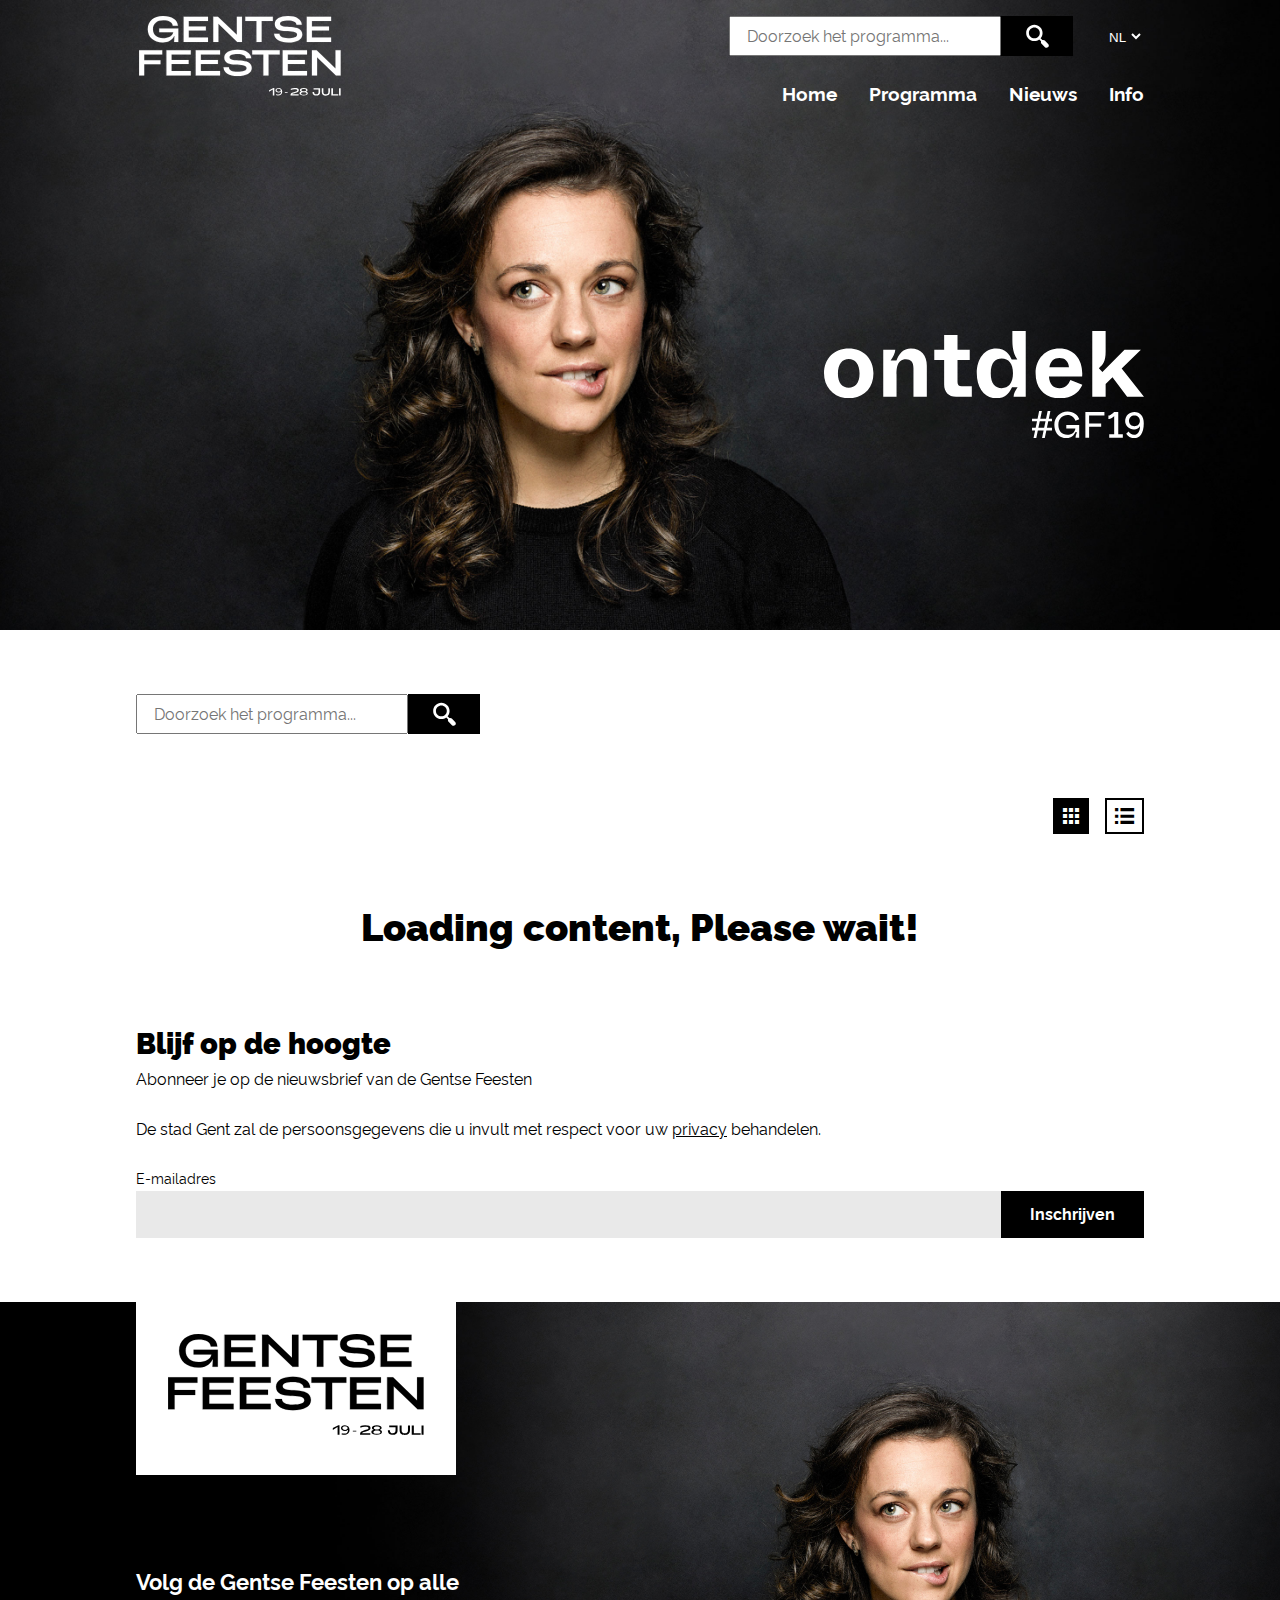
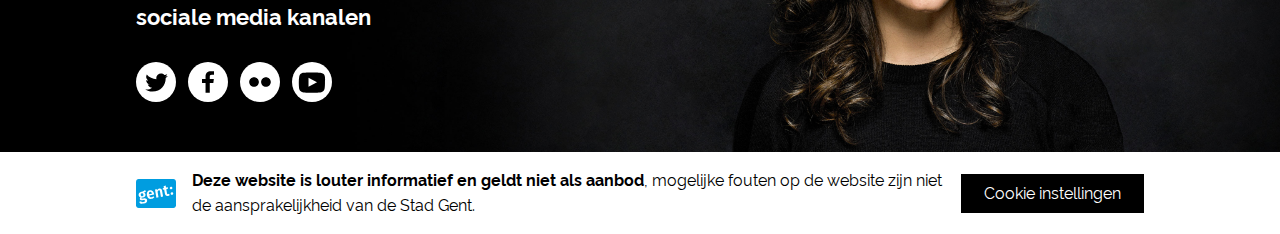
<file: events/search.html>
<!DOCTYPE html>
<html lang="en">
<head>
    <!-- Settings -->
    <base href="../">
    <meta charset="UTF-8">
    <meta content="width=device-width, initial-scale=1.0" name="viewport">
    <title>Zoeken | Gentse Feesten 2019</title>
    <meta content="Stualyttle" name="author">
    <meta content="Gentse Feesten" name="description">
    <meta content="Stualyttle, @Work, Gentse Feesten, Unofficial" name="keywords">
    <!-- CSS -->
    <link href="static/css/text.css" rel="stylesheet">
    <link href="static/css/main.css" rel="stylesheet">
    <link href="static/css/navigation.css" rel="stylesheet">
    <link href="static/css/style.css" rel="stylesheet">
    <!-- Javascript -->
    <script defer src="static/js/services.js"></script>
    <script defer src="static/js/main.js"></script>
    <script defer src="static/js/pages/search.js"></script>
    <!-- Favicons -->
    <link href="static/media/images/favicons/apple-touch-icon.png" rel="apple-touch-icon" sizes="180x180">
    <link href="static/media/images/favicons/favicon-32x32.png" rel="icon" sizes="32x32" type="image/png">
    <link href="static/media/images/favicons/favicon-16x16.png" rel="icon" sizes="16x16" type="image/png">
    <!--<link href="static/media/images/favicons/site.webmanifest" rel="manifest">-->
    <link color="#5bbad5" href="static/media/images/favicons/safari-pinned-tab.svg" rel="mask-icon">
    <link href="static/media/images/favicons/favicon.ico" rel="shortcut icon">
    <meta content="#da532c" name="msapplication-TileColor">
    <meta content="static/media/images/favicons/browserconfig.xml" name="msapplication-config">
    <meta content="#ffffff" name="theme-color">
</head>

<body>
<header class="short-version" id="home">
    <section class="background container x">
        <a class="logo x" href="index.html"></a>
        <div class="navigation__mobile">
            <button class="hamburger open"></button>
            <nav class="content hidden">
                <ul>
                    <li>
                        <a class="x" href="index.html">Home</a>
                    </li>
                    <li>
                        <a class="x" href="events/search.html">Zoeken</a>
                    </li>
                    <li class="program close">
                        <button>Programma<span class="short-arrow"></span></button>
                        <ul>
                            <li>
                                <a class="x" href="events/day.html?day=19">
                                    <span>Vrijdag 19 juli</span>
                                </a>
                            </li>
                            <li>
                                <a class="x" href="events/day.html?day=20">
                                    <span>Zaterdag 20 juli</span>
                                </a>
                            </li>
                            <li>
                                <a class="x" href="events/day.html?day=21">
                                    <span>Zondag 21 juli</span>
                                </a>
                            </li>
                            <li>
                                <a class="x" href="events/day.html?day=22">
                                    <span>Maandag 22 juli</span>
                                </a>
                            </li>
                            <li>
                                <a class="x" href="events/day.html?day=23">
                                    <span>Dinsdag 23 juli</span>
                                </a>
                            </li>
                            <li>
                                <a class="x" href="events/day.html?day=24">
                                    <span>Woensdag 24 juli</span>
                                </a>
                            </li>
                            <li>
                                <a class="x" href="events/day.html?day=25">
                                    <span>Donderdag 25 juli</span>
                                </a>
                            </li>
                            <li>
                                <a class="x" href="events/day.html?day=26">
                                    <span>Vrijdag 26 juli</span>
                                </a>
                            </li>
                            <li>
                                <a class="x" href="events/day.html?day=27">
                                    <span>Zaterdag 27 juli</span>
                                </a>
                            </li>
                            <li>
                                <a class="x" href="events/day.html?day=28">
                                    <span>Zondag 28 juli</span>
                                </a>
                            </li>
                        </ul>
                    </li>
                    <li>
                        <a class="x" href="news.html">Nieuws</a>
                    </li>
                    <li>
                        <a class="x" href="https://gf20.qa.stad.gent/nl/info">Info</a>
                    </li>
                </ul>
            </nav>
        </div>
        <div class="navigation__desktop">
            <div class="header_group">
                <form action="events/search.html" class="search-form" method="get">
                    <input class="search_input" name="search" placeholder="Doorzoek het programma..." type="search">
                    <button class="btn_search"></button>
                </form>
                <select class="language-selector" name="language">
                    <option value="NL">NL</option>
                    <option value="EN">EN</option>
                </select>
            </div>
            <nav class="main-navigation">
                <ul>
                    <li>
                        <a class="x main-navigation__item" href="index.html">Home</a>
                    </li>
                    <li>
                        <a class="x main-navigation__item" href="events/day.html">Programma</a>
                    </li>
                    <li>
                        <a class="x main-navigation__item" href="news.html">Nieuws</a>
                    </li>
                    <li>
                        <a class="x main-navigation__item" href="https://gf20.qa.stad.gent/nl/info">Info</a>
                    </li>
                </ul>
            </nav>
        </div>
    </section>
    <section class="find container x">
        <svg class="svg_gentse-feesten" viewBox="0 0 107 26" xmlns="http://www.w3.org/2000/svg">
            <g>
                <path d="m1.4323 25.936 1.5189-7.2879h-2.9512v-2.5486h3.4744l1.293-6.2109h-4.7675v-2.5486h5.2907l1.5189-7.3395h2.6199l-1.5189 7.3395h5.4997l1.5188-7.3395h2.6369l-1.5189 7.3395h3.0209v2.5486h-3.5441l-1.31 6.2109h4.8541v2.5486h-5.3792l-1.5189 7.2879h-2.618l1.5019-7.2879h-5.4845l-1.5189 7.2879h-2.6181zm4.6621-9.8365h5.4827l1.3099-6.2109h-5.5015l-1.2912 6.2109z" id="Shape"/>
                <path d="m21.346 13.246c0-7.5332 5.686-12.754 12.552-12.754 6.3654 0 9.9772 3.644 11.265 7.358l-3.6476 1.4366c-1.2158-3.2235-3.4688-5.536-7.6885-5.536-4.3986 0-8.6541 3.2235-8.6541 9.4603 0 6.0966 3.5045 9.6004 8.511 9.6004 4.8277 0 7.5098-3.2235 7.7243-6.1667h-8.654v-3.2235h12.337v12.088h-3.4688c0-1.8921 0.7152-3.8542 1.3947-5.2207h-1.6808c-0.6794 1.822-2.8251 5.7112-8.6898 5.7112-6.6157 0.0019-11.3-4.9053-11.3-12.754z" id="a"/>
                <polygon points="50.991 0.98096 69.193 0.98096 69.193 4.2044 54.567 4.2044 54.567 11.983 66.082 11.983 66.082 15.171 54.567 15.171 54.567 25.508 50.991 25.508"/>
                <path d="m86.798 22.223v3.415h-13.005v-3.415h4.7258v-17.454c-0.18397 0.27596-0.48868 0.58066-0.91411 0.91411-0.42544 0.33345-0.90261 0.6554-1.4315 0.96586s-1.0751 0.56916-1.6385 0.77614c-0.56342 0.20697-1.0751 0.31045-1.535 0.31045v-3.5185c0.62091 0 1.2533-0.16672 1.8972-0.50018 0.64391-0.33345 1.2303-0.70139 1.7592-1.1038s0.96586-0.77613 1.3108-1.1211c0.34495-0.34495 0.52892-0.54042 0.55192-0.58641h3.8979v21.318h4.3809zm2.2077-12.763c0-1.1958 0.22996-2.3112 0.6899-3.346s1.0866-1.9317 1.88-2.6906c0.79339-0.75889 1.7305-1.3568 2.8113-1.7937 1.0808-0.43694 2.2422-0.6554 3.484-0.6554 1.3568 0 2.5871 0.24721 3.691 0.74164 1.1038 0.49443 2.0409 1.2073 2.8113 2.1387 0.77039 0.93137 1.3683 2.0639 1.7937 3.3977 0.42544 1.3338 0.63816 2.8516 0.63816 4.5533 0 2.3457-0.21847 4.3981-0.6554 6.1573-0.43694 1.7592-1.0636 3.2368-1.88 4.4326s-1.7995 2.0927-2.9493 2.6906c-1.1498 0.59791-2.4261 0.89687-3.8289 0.89687-1.5868 0-3.0298-0.36219-4.3291-1.0866-1.2993-0.7244-2.3514-1.742-3.1563-3.0528l2.2422-2.3457c0.52892 0.96586 1.2648 1.7305 2.2077 2.2939 0.94287 0.56342 1.9662 0.84512 3.07 0.84512 1.7248 0 3.1045-0.72439 4.1394-2.1732 1.0349-1.4488 1.5638-3.4955 1.5868-6.1401-0.48293 1.0349-1.2361 1.8512-2.2594 2.4491-1.0234 0.59791-2.1904 0.89687-3.5012 0.89687-1.1958 0-2.3112-0.21272-3.346-0.63816-1.0349-0.42544-1.9317-1.0061-2.6906-1.742-0.75889-0.73589-1.3568-1.604-1.7937-2.6044-0.43694-1.0004-0.6554-2.0754-0.6554-3.2253zm8.8307-5.2777c-0.7129 0-1.3798 0.13798-2.0007 0.41394-0.62091 0.27596-1.1671 0.6554-1.6385 1.1383-0.47143 0.48293-0.84512 1.0406-1.1211 1.673-0.27596 0.63241-0.41394 1.3051-0.41394 2.018 0 0.7129 0.13798 1.3798 0.41394 2.0007 0.27596 0.62091 0.64965 1.1671 1.1211 1.6385 0.47143 0.47143 1.0233 0.84512 1.6558 1.1211 0.63241 0.27596 1.3051 0.41394 2.018 0.41394 0.7129 0 1.3855-0.13798 2.018-0.41394 0.63241-0.27596 1.1843-0.6439 1.6558-1.1038s0.84512-1.0061 1.1211-1.6385c0.27596-0.63241 0.41394-1.2936 0.41394-1.9835 0-0.7129-0.13798-1.3913-0.41394-2.0352-0.27596-0.64391-0.6554-1.2073-1.1383-1.6902-0.48293-0.48293-1.0406-0.86237-1.673-1.1383-0.63241-0.27596-1.3051-0.41394-2.018-0.41394z"/>
            </g>
        </svg>

        <svg class="svg_find-out" viewBox="0 0 476.5 100.2" xmlns="http://www.w3.org/2000/svg">
            <path class="st0" d="M0,63c0-22.4,15.4-37.1,36.8-37.1S73.6,40.6,73.6,63c0,22.8-15.4,37.2-36.8,37.2S0,84.6,0,63z M52.9,63.3    c0-14.4-6.6-21.7-16.1-21.7s-16.1,7.3-16.1,21.7s6.6,21.1,16.1,21.1S52.9,77.7,52.9,63.3z"/>
            <path class="st0" d="M88.2,28h17.9c-0.1,4.6-3.1,10.6-6.9,16.1h8.7c3.2-9.9,10.2-18.2,21.4-18.2c15.4,0,23.8,10.2,23.8,25.8V98    h-19.9V55.4c0-9.2-4.3-13.2-11.2-13.2c-13.9,0-14,15.1-14,22.5V98H88.2V28z"/>
            <path class="st0" d="M178.9,79.7V43.1h-14.7V28h14.7V6h19.9v22H217v15.1h-18.2V76c0,4.2,1.8,6.2,6.2,6.2h15.1V98h-23.4    C185.4,98,178.9,90.6,178.9,79.7z"/>
            <path class="st0" d="m227.5 63c0-22.1 11.8-37.1 28.8-37.1 14.4 0 20.2 9.4 23.2 16.5h8.4c-3.5-5.5-7.4-12-7.4-28.7v-13.7h19.9v98h-18.1c0-4.9 3.2-10.2 6-14.3h-8.3c-3.5 7-8.8 16.5-23.7 16.5-17 0-28.8-15.1-28.8-37.2zm53.9 0c0-14.8-6.7-22.1-16.7-22.1-9.2 0-16.4 5.7-16.4 22.1s7.1 22.1 16.4 22.1c9.8 0 16.7-7.3 16.7-22.1z"/>
            <path class="st0" d="m315.1 62.9c0-22 15.1-37 35.4-37 23.5 0 35.8 18.5 33.9 41.9h-49.4c0.6 12.3 7.1 17.4 15.7 17.4 9 0 13.3-5.6 16.2-12.2l17.8 6.9c-3.9 9-12.7 20.4-34 20.4-21.6-0.1-35.6-14.5-35.6-37.4zm49.7-9.1c-0.8-8.7-5.8-13.6-14.3-13.6-8 0-13.4 4.8-14.8 13.6h29.1z"/>
            <path class="st0" d="m429.6 69-10.2 9.8v19.2h-19.9v-98h19.9v30.9c0 14-3.8 19.2-10.1 24.4l5.3 5.7 32.9-33h24.4l-28.6 27.7 33.2 42.3h-25.1l-21.8-29z"/>
        </svg>

    </section>
    <div></div>
</header>

<main>
    <form action="events/search.html" class="container search-form" method="get">
        <input class="search_input" name="search" placeholder="Doorzoek het programma..." type="search">
        <button class="btn_search"></button>
    </form>
    <div class="container day_styles">
        <button class="icon active" id="day_style_grid"></button>
        <button class="icon" id="day_style_list"></button>
    </div>
    <ul class="container search-items" id="search-body">
        <li class="x">
            <h2 class="txt__center">Loading content, Please wait!</h2>
        </li>
    </ul>
    <section class="container space__above_6">
        <h3>Blijf op de hoogte</h3>
        <p>Abonneer je op de nieuwsbrief van de Gentse Feesten<br><br>De stad Gent zal de persoonsgegevens die u invult met respect voor uw <a href="https://gf20.qa.stad.gent/nl/privacy">privacy</a> behandelen.</p>
        <form id="stay-in-touch" onsubmit="window.alert('Oh, oow no system in place!')">
            <label for="email">E-mailadres</label>
            <div class="wrapper">
                <input id="email" required type="email">
                <button type="submit">Inschrijven</button>
            </div>
        </form>
    </section>
</main>

<footer>
    <div class="footer">
        <section class="items container">
            <div class="logo">
                <svg viewBox="0 0 414 164" xmlns="http://www.w3.org/2000/svg">
                    <g stroke="#000" stroke-linecap="round" stroke-linejoin="round" stroke-width=".26">
                        <path d="M49.18.13c18 0 30 8.06 30.54 20.11H69.18c-.59-7.1-7.91-11.31-19.82-11.31-12.5 0-20.85 7-20.85 18.26 0 11.26 8.23 18.19 20.67 18.19 11.24 0 19.82-4.59 21.08-12.28H41.41v-7.69h39.12v27.66h-8.58l.74-12h-.67c-4.73 9.69-13.68 13.16-23.07 13.16-18.63 0-31-10.8-31-27.06C17.95 10.91 30.38.13 49.18.13zM91.45 1.31h49.91v8.8h-39.41v11.31H137v8.13h-35.05v14.64h39.41v8.87H91.45zM152.23 1.31h9.54l38.75 37.27V1.31h10.5v51.76h-9.61L162.74 15.8v37.27h-10.5V1.31zM240.81 10.11h-22.92v-8.8h56.42v8.8h-23v42.96h-10.5zM276.97 36.43h10.94c-.07 5.4 6.51 9 17.3 9 12.2 0 18.93-2.22 18.93-7.1 0-14-45.77 2.22-45.77-21.81 0-10.57 11.17-16.34 27.21-16.34 16.86 0 28 7.1 28 17.82h-10.69c0-5.47-6.51-9-17-9-10.72 0-16.86 2.22-16.86 6.66 0 13 45.7-2.07 45.7 22.26 0 10.8-11.46 16.42-29.06 16.42-17.6 0-28.85-7.33-28.7-17.91zM343.88 1.31h49.91v8.8h-39.41v11.31h35.05v8.13h-35.05v14.64h39.41v8.87h-49.91zM.13 70.11H47.6v8.8H10.63v11.68h33.35v8.13H10.63v23.15H.13zM56.18 70.11h49.91v8.8H66.68v11.31h35.05v8.13H66.68v14.64h39.41v8.87H56.18zM116.22 70.11h49.91v8.8h-39.41v11.31h35.05v8.13h-35.05v14.64h39.41v8.87h-49.91zM173.38 105.24h10.94c-.07 5.4 6.51 9 17.3 9 12.2 0 18.93-2.22 18.93-7.1 0-14-45.77 2.22-45.77-21.81 0-10.57 11.17-16.34 27.21-16.34 16.86 0 27.95 7.1 28 17.82H219.3c0-5.47-6.51-9-17-9-10.72 0-16.86 2.22-16.86 6.66 0 13 45.7-2.07 45.7 22.26 0 10.8-11.46 16.42-29.06 16.42-17.6 0-28.85-7.34-28.7-17.91zM254.94 78.91h-22.92v-8.8h56.42v8.8h-23v42.96h-10.5zM294.49 70.11h49.91v8.8h-39.41v11.31h35.05v8.13h-35.05v14.64h39.41v8.87h-49.91zM354.53 70.11h9.54l38.75 37.27V70.11h10.5v51.76h-9.61l-38.68-37.26v37.27h-10.5z"/>
                    </g>
                    <path d="M274.24 150.48l-7.68 4.75v-3.06l9-4.58h1.82v15.28h-3.1zM293.61 155.06c0 4.76-3.47 7.81-8.77 7.81a11 11 0 01-4.39-.85l.91-1.69a7.42 7.42 0 003.48.67 5.73 5.73 0 006.37-4.89 5.61 5.61 0 000-.71v-.68a6.81 6.81 0 01-5.3 2c-3.65 0-6.21-1.87-6.21-4.59 0-2.72 2.74-4.75 6.4-4.75 4.77.19 7.51 2.93 7.51 7.68zm-3.11-2.89c0-1.36-1.64-2.88-4.38-2.88-2.38 0-4 1.19-4 2.88s1.64 2.89 4.2 2.89c2.56 0 4.18-1.19 4.18-2.89zM304.58 156.42v1.36h-5.67v-1.36zM310.61 161.17c.18-5.6 13.7-5.6 13.7-8.66 0-1.7-1.64-2.37-5.66-2.37a19.14 19.14 0 00-7.5 1.35v-2.54a23.82 23.82 0 018-1.19c5.48 0 8.4 1.19 8.4 4.24 0 5.95-12.24 5.27-13.7 8.33h13.34v2.54h-16.58v-1.7zM346.06 158.46c0 2.71-3.29 4.41-8.59 4.41s-8.59-1.7-8.59-4.41c0-1.7 1.28-2.89 3.84-3.57-2-.68-2.92-1.7-2.92-3.23 0-2.54 3.1-4.07 7.86-4.07s7.85 1.53 7.85 4.07c0 1.53-1.09 2.55-3.1 3.23 2.19.68 3.65 1.87 3.65 3.57zm-2.56.34c0-1.7-2.19-2.72-5.66-2.72s-5.67 1-5.67 2.72c0 1.72 2 2.71 5.67 2.71s5.66-1.02 5.66-2.71zm-10.6-6.8c0 1.53 1.83 2.38 4.94 2.38 3.11 0 4.93-.85 4.93-2.38 0-1.53-2-2.37-4.93-2.37-2.93 0-4.94.85-4.94 2.37zM355.57 155.74h3.29c0 3.57 1.46 4.92 4.57 4.92 3.11 0 4.56-1.52 4.56-4.92v-5.09h-10.23v-2.72h13.52v7.64c0 5.6-3.1 7.47-7.85 7.47s-7.86-1.87-7.86-7.3zM374.57 154.89v-7h3.29v7.68c0 3.4 1.65 5.09 5.12 5.09s5.12-1.69 5.12-5.09v-7.64h3.29v7c0 6.28-3.11 8.32-8.41 8.32-5.3 0-8.41-1.91-8.41-8.36zM394.31 147.93h3.29v12.4h11v2.54h-14.42v-14.94zM410.03 147.93h3.29v14.94h-3.29z"/>
                </svg>
            </div>
            <div class="content">
                <h4>Volg de Gentse Feesten op alle sociale media kanalen</h4>
                <div class="socials">
                    <a class="x" href="https://www.twitter.com/GFGent">
                        <svg viewBox="0 0 32 32" xmlns="http://www.w3.org/2000/svg">
                            <title>twitter</title>
                            <path d="M12.973 24c7.17 0 11.093-5.77 11.093-10.773 0-0.164-0.003-0.328-0.013-0.49 0.765-0.54 1.411-1.19 1.93-1.935l0.017-0.025c-0.653 0.288-1.41 0.498-2.202 0.591l-0.038 0.004c0.801-0.468 1.407-1.197 1.706-2.068l0.008-0.027c-0.714 0.419-1.544 0.739-2.427 0.912l-0.050 0.008c-1.473-1.526-3.942-1.603-5.512-0.172-0.755 0.684-1.228 1.668-1.232 2.761v0.001c0 0.29 0.035 0.58 0.103 0.863-3.134-0.153-6.055-1.59-8.036-3.956-1.032 1.73-0.504 3.942 1.208 5.054-0.65-0.019-1.255-0.192-1.787-0.483l0.021 0.010v0.048c0 1.802 1.307 3.355 3.125 3.712-0.308 0.085-0.662 0.133-1.027 0.133-0.259 0-0.513-0.025-0.758-0.071l0.025 0.004c0.512 1.541 1.975 2.598 3.642 2.63-1.321 1.011-2.996 1.62-4.814 1.62-0.009 0-0.018 0-0.027-0h0.001c-0.31 0-0.62-0.017-0.929-0.053 1.69 1.068 3.747 1.702 5.953 1.702 0.007 0 0.014 0 0.022-0h-0.001"></path>
                        </svg>
                    </a>
                    <a class="x" href="https://www.facebook.com/gentsefeesten">
                        <svg viewBox="0 0 32 32" xmlns="http://www.w3.org/2000/svg">
                            <title>facebook</title>
                            <path d="M17.49 25v-8.21h2.95l0.44-3.2h-3.39v-2.043c0-0.927 0.276-1.558 1.697-1.558l1.813-0.001v-2.862c-0.766-0.080-1.655-0.126-2.555-0.126-0.030 0-0.061 0-0.091 0h0.005c-2.614 0-4.403 1.491-4.403 4.23v2.36h-2.956v3.2h2.956v8.21h3.535z"></path>
                        </svg>
                    </a>
                    <a class="x" href="https://www.flickr.com/photos/stadgent">
                        <svg viewBox="0 0 32 32" xmlns="http://www.w3.org/2000/svg">
                            <title>flickr</title>
                            <path d="M11.034 12c2.228 0 4.034 1.791 4.034 4 0 2.21-1.806 4-4.034 4s-4.034-1.79-4.034-4c0-2.209 1.806-4 4.034-4zM25 16c0 2.21-1.806 4-4.034 4s-4.034-1.79-4.034-4c0-2.209 1.806-4 4.034-4s4.034 1.791 4.034 4z"></path>
                        </svg>
                    </a>
                    <a class="x" href="https://www.youtube.com/channel/UCUn5Z0JK-sEbql4cVNdaH-Q">
                        <svg viewBox="0 0 32 32" xmlns="http://www.w3.org/2000/svg">
                            <title>youtube</title>
                            <path d="M26.8 12.1v0c0-0.3-0.3-1.9-1.1-2.7-0.7-0.7-1.7-1.1-2.7-1.2h-0.2c-3-0.2-6.6-0.2-6.8-0.2s-3.8 0-6.8 0.2h-0.2c-1 0-1.9 0.5-2.6 1.2-0.8 0.8-1.1 2.4-1.1 2.7-0.2 1.2-0.3 2.4-0.3 3.6v1.6c0 1.2 0.1 2.4 0.2 3.6 0 0.3 0.3 1.8 1.1 2.7 0.8 0.7 1.7 1.1 2.7 1.1 0.1 0 0.2 0 0.2 0h0.1c1.7 0.2 6.4 0.2 6.6 0.2v0c0.2 0 3.8 0 6.8-0.2h0.2c1 0 1.9-0.5 2.6-1.2 0.8-0.8 1.1-2.4 1.1-2.7 0.1-1.2 0.2-2.4 0.2-3.6v-1.6c0.2-1.1 0.1-2.3 0-3.5zM13.1 19.9v-7.4l7.1 3.7-7.1 3.7z"></path>
                        </svg>
                    </a>
                </div>
            </div>
        </section>
    </div>
    <section class="container x" id="cookies">
        <img alt="Gent Logo" src="static/media/images/icons/partner-stad-gent.svg">
        <p><strong>Deze website is louter informatief en geldt niet als aanbod</strong>, mogelijke fouten op de website zijn niet de aansprakelijkheid van de Stad Gent.</p>
        <a class="x" href="#">Cookie instellingen</a>
    </section>
</footer>
</body>
</html>
</file>
<file: static/css/text.css>
@font-face {
    font-family: "gf-icons";
    src: url("../fonts/gf-icons.woff") format("woff");
    font-weight: 100;
}

@font-face {
    font-family: "gf-icons-backup";
    src: url("../fonts/gf-icons-backup.woff") format("woff");
    font-weight: 100;
}

@font-face {
    font-family: "Raleway";
    src: url("../fonts/Raleway Regular.woff2") format("woff2"),
    url("../fonts/Raleway Regular.woff") format("woff");
    font-weight: 400;
}

@font-face {
    font-family: "Raleway";
    src: url("../fonts/Raleway Italic.woff2") format("woff2"),
    url("../fonts/Raleway Italic.woff") format("woff");
    font-weight: 400;
    font-style: italic;
}

@font-face {
    font-family: "Raleway";
    src: url("../fonts/Raleway Bold.woff2") format("woff2"),
    url("../fonts/Raleway Bold.woff") format("woff");
    font-weight: 700;
}

@font-face {
    font-family: "Raleway";
    src: url("../fonts/Raleway Bold Italic.woff2") format("woff2"),
    url("../fonts/Raleway Bold Italic.woff") format("woff");
    font-weight: 700;
    font-style: italic;
}

@font-face {
    font-family: "Raleway";
    src: url("../fonts/Raleway Black.woff2") format("woff2"),
    url("../fonts/Raleway Black.woff") format("woff");
    font-weight: 900;
}

@font-face {
    font-family: "Raleway";
    src: url("../fonts/Raleway Black Italic.woff2") format("woff2"),
    url("../fonts/Raleway Black Italic.woff") format("woff");
    font-weight: 900;
    font-style: italic;
}

/* Defaults */
body {
    font-family: "Raleway", Helvetica, Arial, sans-serif;
    color: var(--color-black-900);
}

input,
button,
label {
    font: inherit;
}

input,
button {
    cursor: pointer;
}

/* Text */
h1,
h2,
h3,
h4 {
    font-weight: 900;
}

h1 {
    font-size: 3rem;
}

h2 {
    font-size: 2.4rem;
}

h3 {
    font-size: 1.8rem;
}

h4 {
    font-size: 1.2rem;
}

p {
    font-size: 1rem;
    font-weight: normal;
}

a {
    cursor: pointer;
}

/* Links */
a.x:not(header a) {
    text-decoration: none;
    color: var(--color-black-900)
}

a:not(.x) {
    transition: background .5s ease-in-out;
    text-decoration: underline;
    color: var(--color-black-900);
    background-image: linear-gradient(to right, var(--color-gray-810) 0, var(--color-gray-810) 100%);
    background-repeat: no-repeat;
    background-position: 0 100%;
    background-size: 0 50%;
}

a:hover:not(.x) {
    background-size: 100% 50%;
}

/* Settings */
.txt__box {
    display: block;
}

.txt__bold {
    font-weight: bold;
}

.txt__bold-black {
    font-weight: 900;
}

.txt__center {
    text-align: center;
}

.icon,
h1.icon,
h2.icon,
h3.icon,
h4.icon,
div.icon,
span.icon,
label.icon,
button.icon,
.icon__after > *,
.icon__after_all *,
.icon__pseudo::after,
.icon__pseudo::before,
.icon__pseudo_after > *::after,
.icon__pseudo_after > *::before,
.icon__pseudo_after_all *::after,
.icon__pseudo_after_all *::before {
    font-family: "gf-icons", "gf-icons-backup";
    font-weight: 100;
}
</file>
<file: static/css/main.css>
:root {
    --color-white-100: #fff;
    --color-black-900: #000;
    --color-gray-200: #e9e9e9;
    --color-gray-800: #81919AFF;
    --color-gray-810: rgba(129, 145, 154, 0.2);
}


/* default styling */

* {
    box-sizing: border-box;
    margin: 0;
    padding: 0;
}

header {
    background-color: black;
}

img {
    width: 100%;
    max-width: 100%;
}


/* Events styling */

#events {
    display: flex;
    flex-wrap: wrap;
    list-style: none;
    gap: 1.5rem;
}

#events li {
    overflow: hidden;
    flex-grow: 1;
    width: 20rem;
    max-width: 100%;
}


/* events and day events styling */

#events img,
#day__events:not(.list_style) img,
.search-items:not(.list_style) img {
    width: 100%;
    max-height: 22rem;
    transition: transform .3s ease-in-out;
    object-fit: cover;
}

#events li:hover img,
#day__events:not(.list_style) .day__events__items li:hover img,
.search-items:not(.list_style) li:hover img {
    transform: scale(1.05);
}

#events .events__wrapper,
#day__events:not(.list_style) .events__wrapper,
.search-items:not(.list_style) .events__wrapper {
    margin: 0 2rem
}

#events .events__date,
#day__events:not(.list_style) .events__date,
.search-items:not(.list_style) .events__date {
    position: relative;
    top: -1rem;
    padding: .4rem .6rem;
    color: var(--color-white-100);
    background-color: var(--color-black-900);
}


/* News items styling */

#news,
#search-body {
    list-style: none;
}

#news li:not(:first-child) {
    margin-top: 2.5rem;
}

#news a {
    display: flex;
    flex-wrap: wrap;
    gap: 3rem;
}

#news .news__image__wrapper {
    position: relative;
    overflow: hidden;
    flex-grow: 1;
    flex-shrink: 0;
    width: 30rem;
    max-width: 100%;
    max-height: 50vw;
}

#news img {
    width: 100%;
    height: 100%;
    transition: transform .3s ease-in-out;
    object-fit: cover;
}

#news li:hover img {
    transform: scale(1.1);
}

#news li:hover h3 {
    text-decoration: underline;
}

#news .news__date {
    font-weight: bold;
    position: absolute;
    top: 50%;
    left: 1.5rem;
    padding: .8rem 2rem;
    transform: translate(-50%, -50%) rotate(-90deg);
    background-color: var(--color-white-100);
}

#news .news__wrapper {
    flex-grow: 10;
    width: 20rem;
}

#news .news__synopsis {
    display: block;
    margin: 1rem 0 1.5rem;
}

#news .news__title {
    font-size: 1.9rem;
}

#news .news__more,
.details__more {
    font-weight: bold;
    display: inline-block;
    padding: 1rem 2rem;
    transition: color .2s ease-in-out, background-color .2s ease-in-out;
    border: .2rem solid var(--color-black-900);
    background-color: var(--color-white-100);
}

#news .news__more:hover,
.details__more:hover {
    color: var(--color-white-100);
    background-color: var(--color-black-900);
}


/* Highlights styling */

#highlights {
    position: relative;
}

#highlights__images {
    display: flex;
    overflow: hidden;
    background-color: var(--color-black-900);
}

@keyframes highlight__image_forward {
    from {
        transform: translateX(0);
    }
    to {
        transform: translateX(-100%);
    }
}

#highlights__images:not(.back) img {
    transform: translateX(-100%);
    animation-name: highlight__image_forward;
    animation-duration: .8s;
}

@keyframes highlight__image_backwards {
    from {
        transform: translateX(-100%);
    }
    to {
        transform: translateX(0);
    }
}

#highlights__images.back img {
    transform: translateX(0);
    animation-name: highlight__image_backwards;
    animation-duration: .8s;
}

#highlights__pages {
    font-size: 1.3rem;
    font-weight: bold;
    display: flex;
    align-items: center;
    justify-content: center;
    width: 11.5rem;
    margin: 0 auto;
    padding: .8rem 1.5rem;
}

#highlights__pages .arrow {
    position: relative;
    top: .15rem;
    margin-right: 1rem;
}

@media (min-width: 25rem) {
    #highlights__pages {
        position: absolute;
        bottom: 0;
        left: 50%;
        transform: translateX(-50%);
        background-color: var(--color-white-100);
    }
}


/* Stay in touch styling */

#stay-in-touch {
    padding-top: 1.5rem;
}

#stay-in-touch label {
    font-size: .9rem;
    padding-bottom: .4rem;
}

#stay-in-touch .wrapper {
    display: flex;
    width: 100%;
}

#stay-in-touch .wrapper * {
    padding: .7rem 1.8rem;
    border: none;
}

#stay-in-touch input {
    width: 100%;
    background-color: var(--color-gray-200);
}

#stay-in-touch button {
    font-weight: bold;
    color: var(--color-white-100);
    border: .2rem solid var(--color-black-900);
    background-color: var(--color-black-900);
}


/* Days menu styling */

@media (min-width: 20rem) {
    .days-menu {
        display: flex;
        gap: 1rem;
    }
}

@media (min-width: 65rem) {
    .days-menu {
        gap: 3rem
    }
}


/* Selection menu styling */

@media (max-width: 65rem) and (min-width: 20rem) {
    .selection-menu h3 {
        font-size: 0;
    }
}

.selection-menu-items {
    min-width: 4rem;
    list-style: none;
    gap: .5rem;
}

.selection-menu-items *,
.accessible {
    transition: background-color .2s ease-in-out, color .2s ease-in-out;
}

.selection-menu-items li {
    position: relative;
    margin-bottom: 1rem;
}

.selection-menu-items button,
.selection-menu-items *:not(.x) {
    overflow: hidden;
    word-break: break-word;
}

.selection-menu-items button {
    font-size: 1rem;
    font-weight: bold;
    display: block;
    padding: .5rem .5rem .5rem 2.5rem;
    border: .2rem solid var(--color-black-900);
    background-color: var(--color-white-100);
}

.selection-menu-items button:hover,
.selection-menu-items button.active {
    color: var(--color-white-100);
    background-color: var(--color-black-900);
}

.selection-menu-items *::before {
    font-family: "gf-icons", "gf-icons-backup";
    font-size: 1.8rem;
    font-weight: 100 !important;
    position: absolute;
    bottom: .6rem;
    left: .5rem;
}

@media (min-width: 20rem) and (max-width: 65rem) {
    .selection-menu-items button {
        font-size: 0;
        display: inline-block;
        width: 3.2rem;
        height: 3rem;
    }

    .selection-menu-items *::before {
        left: .75rem;
    }
}

.selection-menu-items .look_wa,
.accessible {
    font-size: .7rem;
    display: inline-block;
    max-width: 0;
    padding-left: 2rem;
    white-space: nowrap;
    color: transparent;
}

.selection-menu-items .look_wa span {
    position: relative;
    top: .2rem
}


.accessible:hover {
    color: var(--color-black-900);
}

@media (min-width: 65rem) {
    .selection-menu-items .look_wa {
        font-size: .7rem;
        max-width: 100%;
    }

    .selection-menu-items .look_wa:hover span {
        color: var(--color-black-900);
    }
}

.selection-menu-items .look_wa::before {
    position: absolute;
    top: -0.1rem;
    left: 1rem;
    content: "";
    color: var(--color-black-900);
}

.selection-menu-items #children::before {
    content: "";
}

.selection-menu-items #category::before {
    content: "";
}

.selection-menu-items #live::before {
    content: "";
}

.selection-menu-items #organizer::before {
    content: "";
}

.days-menu_body {
    display: flex;
    align-content: flex-start;
    flex-grow: 1;
    flex-wrap: wrap;
    width: 40rem;
    max-width: 100%;
    padding: 3rem;
    list-style: none;
    word-break: break-word;
    color: var(--color-white-100);
    background-color: var(--color-black-900);
    gap: 1rem;
}

.days-menu_body > * {
    flex-grow: 1;
    width: 100%;
}

@media (min-width: 50rem) {
    .days-menu_body > * {
        flex-grow: 1;
        width: 40%;
    }
}

.days-menu_body a.x {
    font-weight: bold;
    color: var(--color-white-100);
}

.days-menu_body a.x:hover {
    text-decoration: underline;
}


/* Styling of days filter */

.day_styles {
    display: flex;
    justify-content: flex-end;
    gap: 1rem;
}

.day_styles * {
    font-size: 1rem;
    padding: .5rem;
    cursor: pointer;
    transition: all .2s ease-in-out;
    border: 2px solid var(--color-black-900);
    background-color: var(--color-white-100);
}

.day_styles *:hover,
.day_styles *.active {
    color: var(--color-white-100);
    background-color: var(--color-black-900);
}

#day_style_grid:after {
    content: "";
}

#day_style_list:after {
    content: "";
}


/* Styling of days lineup */

#day__events {
    display: flex;
    flex-direction: column;
    gap: 6rem;
}

#day__events,
#day__events *,
.search-items {
    list-style: none;
    word-break: break-word;
}

#day__events h3 {
    margin-bottom: .5rem;
}

.day__events__items,
.details-list,
.search-items {
    display: flex;
    flex-wrap: wrap;
    gap: 1rem;
}

.day__events__items > *,
.details-list > *,
.search-items > * {
    display: inline-block;
    overflow: hidden;
    flex-grow: 1;
    width: 20rem;
    max-width: 100%;
    cursor: pointer;
}

#day__events:not(.list_style) .day__events__items > *:last-child,
.search-items:not(.list_style) > *:last-child {
    max-width: 100%;
}

@media (min-width: 43.2rem) {
    #day__events:not(.list_style) .day__events__items > *:last-child,
    .search-items:not(.list_style) > *:not(.x):last-child {
        max-width: calc(50vw - 1rem);
    }
}

@media (min-width: 65rem) {
    #day__events:not(.list_style) .day__events__items > *:nth-last-child(2),
    #day__events:not(.list_style) .day__events__items > *:last-child,
    .search-items:not(.list_style) > *:nth-last-child(2),
    .search-items:not(.list_style) > *:not(.x):last-child {
        max-width: calc(65rem / 3 - 1rem);
    }
}

.day__events__items a,
.details-list a,
.search-items a {
    display: inline-block;
    width: 100%;
    height: 100%;
}

.days_category__arrow-up {
    font-size: 1.8rem;
    position: relative;
    top: .4rem;
    height: 1.8rem;
    margin-left: 3rem;
    transition: all .2s ease-in-out;
}

.days_category__arrow-up:hover {
    top: 0;
    transform: scale(1.2);
    color: var(--color-gray-800)
}

#day__events.list_style img,
.search-items.list_style img {
    display: none;
}

#day__events.list_style .day__events__items > *,
.search-items.list_style > *,
.details-list > * {
    border: 2px solid var(--color-black-900);
}

.search-items:not(.list_style) a,
.search-items.list_style a {
    background-color: white;
}

#day__events.list_style .day__events__items > *,
#day__events.list_style .day__events__items a,
.search-items.list_style > *,
.search-items.list_style a,
.details-list > *,
.details-list .details__wrapper {
    width: 100%;
    transition: background-color .2s ease-in-out, color .2s ease-in-out;
    color: var(--color-white-100);
    background-color: var(--color-black-900);
}

#day__events.list_style .day__events__items > *:hover,
#day__events.list_style .day__events__items > *:hover a,
.details-list .details-list__item:hover,
.details-list .details-list__item:hover .details__wrapper,
.search-items.list_style > *:hover a,
.search-items.list_style li:hover .details__wrapper {
    color: var(--color-black-900);
    background-color: var(--color-white-100);
}

#day__events.list_style .day__events__items > *,
.search-items.list_style li > *,
.details-list li > * {
    padding: 1rem;
}

#day__events.list_style .events__wrapper,
.search-items.list_style .events__wrapper,
.details-list .details__wrapper {
    display: flex;
    flex-wrap: wrap;
    width: 100%;
}

#day__events.list_style .day__events__item,
#day__events.list_style .day__events__item *,
.details-list .details-list__item,
.details-list .details-list__item *,
.search-items.list_style li,
.search-items.list_style li * {
    width: 100%;
}

@media (min-width: 65rem) {
    #day__events.list_style .events__wrapper,
    .details-list .details__wrapper,
    .search-items.list_style .events__wrapper {
        flex-wrap: nowrap;
        gap: 1rem
    }

    #day__events.list_style .day__events__item *:not(a),
    .details-list .details-list__item *:not(a),
    .search-items.list_style li *:not(a) {
        width: auto;
    }
}

#day__events.list_style .events__wrapper *,
.details-list .details__wrapper *,
.search-items.list_style .events__wrapper * {
    flex-shrink: 0;
}

#day__events.list_style .events__wrapper .events__date,
.details-list .details__wrapper .details__date,
.search-items.list_style .events__date {
    width: 10rem;
    max-width: 100%;
}

#day__events.list_style .events__wrapper h4,
.details-list .details__wrapper h4,
.search-items.list_style h4 {
    flex-grow: 1;
    flex-shrink: 1;
    max-width: 100%;
}


/* Details styling */

.event-content__wrapper {
    display: flex;
    flex-wrap: wrap;
    margin-top: 2rem;
    gap: 3rem
}

.event-content__wrapper > * {
    flex-grow: 1;
    width: 100%;
    max-width: 100%;
}

#event-content .details__image__wrapper {
    overflow: hidden;
    flex-grow: 0;
    flex-shrink: 0;
    max-height: 30rem;
}

#event-content img {
    height: 100%;
    object-fit: cover;
}

@media (min-width: 65rem) {
    .event-content__wrapper > * {
        width: 30rem;
    }

    #event-content .details__image__wrapper {
        max-height: 100%;
    }
}

#event-content .event__location::before {
    font-size: 1.2rem;
    position: relative;
    top: .2rem;
    margin-right: .5rem;
    content: "";
}


/* Details Content */

.details__content {
    list-style: none;
}

.details__content li {
    margin-bottom: 1rem;
}

.details__content li.listing {
    display: grid;
    grid-template-columns: 8rem 1fr;
}

.details__content .title {
    font-weight: bold;
}

.details__content .accessible {
    padding-left: 0;
}

.details__content .accessible::before {
    font-size: 1rem;
    margin-right: .5rem;
    content: "";
    color: var(--color-black-900);
}


/* Cookies */

#cookies {
    display: flex;
    align-items: center;
    flex-wrap: wrap;
    justify-content: center;
    padding: 1rem;
    color: var(--color-black-900);
    gap: 1rem;
}

#cookies img {
    width: 2.5rem;
}

#cookies p {
    flex-grow: 1;
    width: 30rem;
}

#cookies a {
    flex-shrink: 0;
    padding: .3rem 1.3rem;
    color: var(--color-white-100);
    border: 2px solid var(--color-black-900);
    background-color: var(--color-black-900);
}


/* Scrollbar */

::-webkit-scrollbar {
    width: .3rem;
}

::-webkit-scrollbar-thumb {
    background: var(--color-black-900);
}

::selection {
    color: var(--color-white-100);
    background: var(--color-black-900);
}
</file>
<file: static/css/navigation.css>
/* Header */
@media (min-width: 65rem) {
    header {
        display: flex;
        flex-direction: column;
        justify-content: space-between;
        height: 30rem;
        background-image: url("../media/images/header/Gentse-feesten-03.jpg");
        background-position: 35% 50%;
        background-size: cover;
    }
}

@media (min-width: 65rem) and (min-height: 38rem) {
    header {
        height: 90vh;
        max-height: 65rem;
    }

    header.short-version {
        height: 70vh;
        max-height: 45rem;
    }
}

header .background {
    display: flex;
    justify-content: space-between;
    padding: 1rem 0 1.5rem;
}

header .logo {
    width: 15rem;
    max-width: 100%;
    height: 5rem;
    background-image: url("../media/images/icons/logo.svg");
    background-repeat: no-repeat;
    background-position: 50% 0;
    background-size: contain;
}

/* Desktop navigation */
.navigation__desktop {
    display: none;
    padding-right: 1rem;
}

@media (min-width: 65rem) {
    /* Activate desktop mode */
    .navigation__desktop {
        display: unset;
    }

    .navigation__mobile {
        display: none;
    }
}

/* Header: Mobile navigation. */
.content ul {
    list-style: none;
}

.navigation__mobile .content span,
.navigation__mobile .content a,
.navigation__mobile .content button {
    font-size: 2rem;
    font-weight: bold;
    text-decoration: none;
    color: white;
    border: none;
    background-color: unset;
}


.navigation__mobile .content span:hover,
.navigation__mobile .content a:hover,
.navigation__mobile .content button:hover {
    text-decoration: underline;
}


.navigation__mobile .content {
    font-size: 2rem;
    position: fixed;
    z-index: 1;
    top: 0;
    left: 0;
    overflow-y: scroll;
    width: 100%;
    height: 100vh;
    padding-left: 2rem;
    background-color: var(--color-black-900);
}

.navigation__mobile .content > ul > * {
    margin: 2rem 0;
}

/* Hamburger Menu */
.hamburger {
    width: 4rem;
    height: 4rem;
    border: unset;
    background-color: unset;
    background-image: url("../media/images/icons/hamburger.svg");
    background-repeat: no-repeat;
    background-size: cover;
}

.hamburger.close {
    position: fixed;
    z-index: 100;
    right: 0;
    order: 100;
    transition: transform .3s ease-in-out;
    background-image: url("../media/images/icons/cross.svg");
}

.hamburger.close:hover {
    transform: rotate(180deg);
}

.navigation__mobile .program > ul {
    overflow: hidden;
    max-height: 55rem;
    padding-left: 3rem;
    transition: max-height .5s ease-in-out, margin .6s ease-in-out;
    border-left: .4rem solid var(--color-white-100);
}

.navigation__mobile .program > ul * {
    font-weight: normal;
    margin: 2rem 0;
}

.navigation__mobile .program:not(.close) > ul {
    margin: 2rem 0;
    transition: max-height .5s ease-in-out;
}

.navigation__mobile .program.close > *:not(button) {
    max-height: 0;
}

.navigation__mobile .program button {
    display: flex;
}

.navigation__mobile .program button .short-arrow {
    display: block;
    width: 2rem;
    height: 2rem;
    margin: .65rem 1rem;
    transition: transform .2s ease-in-out;
    background-image: url("../media/images/icons/arrow-down.svg");
    background-size: cover;
}


.navigation__mobile .program.close button .short-arrow {
    transform: rotate(180deg);
}

@media (min-width: 65rem) {
    header .days,
    header .find {
        display: flex;
        justify-content: flex-end;
    }

}

.main-navigation ul {
    display: flex;
    justify-content: flex-end;
    padding-top: 1.5rem;
    list-style: none;
}

.main-navigation li {
    margin-left: 2rem;
}

.main-navigation a {
    font-size: 1.2rem;
    font-weight: bold;
    text-decoration: none;
    color: var(--color-white-100);
}

.main-navigation li::after {
    display: block;
    width: 0;
    height: .2rem;
    margin: .4rem auto 0;
    content: "";
    transition: background-color .2s ease-in-out, width .2s ease-in-out;
}

.main-navigation li:hover::after,
.main-navigation li.active::after {
    width: 2rem;
    background-color: var(--color-white-100);
}

/* Header: Find */
header .find {
    padding: 1rem;
    background-color: var(--color-white-100);
}

header.short-version .find {
    position: relative;
}

@media (min-width: 65rem) {
    /* Find */
    header .find {
        height: 8.5rem;
        background-color: unset;
    }
}

header .find svg {
    display: block;
    max-width: 100%;
    fill: var(--color-black-900)
}

@media (min-width: 65rem) {
    header .find svg {
        position: relative;
        display: inline-block;
        fill: var(--color-white-100)
    }
}

header .find .svg_gentse-feesten {
    width: 7rem;
}

@media (min-width: 65rem) {
    header:not(.short-version) .find .svg_gentse-feesten {
        bottom: .7rem;
        left: -5.3rem;
        transform: rotate(-90deg);
    }

    header.short-version .find .svg_gentse-feesten {
        position: absolute;
        right: 1rem;
        bottom: 1rem;
    }
}

header .find .svg_find-out {
    width: 20rem;
}

@media (min-width: 65rem) {
    header:not(.short-version) .find .svg_find-out {
        bottom: -.5rem;
        left: -6.5rem;
    }

    header.short-version .find .svg_find-out {
        position: absolute;
        right: 1rem;
        bottom: 3.5rem;
    }
}


@media (min-width: 65rem) and (min-height: 55rem) {
    header:not(.short-version) .find .svg_gentse-feesten {
        left: 1rem;
    }

    header:not(.short-version) .find .svg_find-out {
        left: -.2rem;
    }
}


.header_group {
    display: flex;
}

.header_group > *:not(:first-child) {
    margin-left: 2rem
}

.search-form {
    display: flex;
}

.search_input {
    width: 17rem;
    height: 2.5rem;
    padding: 1rem
}

header .language-selector {
    height: 2.5rem;
    padding: .8rem 0 .8rem;
    color: white;
    border: none;
    background-color: transparent;
}

header .language-selector option {
    background-color: var(--color-black-900);
}

.btn_search {
    width: 4.5rem;
    height: 2.5rem;
    border: none;
    background-color: var(--color-black-900);
    background-image: url("../media/images/icons/search.svg");
    background-repeat: no-repeat;
    background-position: center;
    background-size: 40%;
}

/* Header: Days buttons */
header .days ul {
    display: flex;
    flex-wrap: wrap;
    width: 100%;
    list-style: none;
}

header .days li {
    font-size: 4vw;
    flex-grow: 1;
    width: 19.5vw;
    height: 19.5vw;
    transition: background-color .2s ease-in-out;
    text-align: center;
    background-color: var(--color-black-900);
}

@media (min-width: 47rem) {
    header .days li {
        font-size: 2vw;
        width: 9.5vw;
        height: 9.5vw;
    }
}

header .days li:hover,
header .days li.active {
    background-color: var(--color-white-100);
}

header .days li:hover a,
header .days li.active a {
    color: var(--color-black-900);
}

@media (min-width: 65rem) {
    header .days:not(.short-version) ul {
        width: 30rem;
        margin: 0 1rem 2rem;
    }

    header .days.short-version li,
    header .days:not(.short-version) li {
        font-size: 1rem;
        width: 6rem;
        height: 5rem;
    }

    header .days:not(.short-version) li {
        background-color: var(--color-white-100);
    }

    header .days:not(.short-version) li:hover {
        background-color: var(--color-black-900);
    }

    header .days:not(.short-version) li:hover a {
        color: var(--color-white-100);
    }
}

@media (min-width: 65rem) and (min-height: 55rem) {
    header .days:not(.short-version) ul {
        width: 12rem;
        margin: 0 1rem 2rem;
    }
}

header .days a {
    display: flex;
    align-items: center;
    flex-direction: column;
    justify-content: center;
    width: 100%;
    height: 100%;
    transition: color .2s ease-in-out;
    text-decoration: none;
    color: var(--color-white-100)
}

header .days.short-version {
    padding: 0 -1rem;
}

@media (min-width: 65rem) {
    header .days:not(.short-version) a {
        color: var(--color-black-900);
    }
}


header .days span {
    display: block;
}

header .days .header__days__day {
    font-weight: bold;
    display: block;
}


.footer {
    width: 100%;
    height: 50vh;
    max-height: 60rem;
    color: var(--color-white-100);
    background-color: var(--color-black-900);
    background-image: url("../media/images/header/Gentse-feesten-01.jpg");
    background-repeat: no-repeat;
    background-position: 40% center;
    background-size: cover;
}

@media (min-width: 65rem) {
    .footer {
        background-position: calc(40% + 25rem) center;
    }
}

footer .logo {
    width: 20rem;
    max-width: 100%;
    padding: 2rem;
    background-color: var(--color-white-100);
}

footer .content {
    margin-top: 10vh;
}

footer .content h4 {
    font-size: 1.4rem;
    font-weight: bold;
    width: 25rem;
    max-width: 100%;
}

footer .socials {
    margin-top: 3vh;
}

footer .socials a:not(:last-child) {
    margin-right: .5rem;
}

footer .socials svg {
    width: 2.5rem;
    height: 2.5rem;
    padding: .05rem;
    transition: all .2s ease-in-out;
    border-radius: 50%;
    background-color: var(--color-white-100);
}

footer .socials svg:hover {
    background-color: var(--color-black-900);
    fill: var(--color-white-100);
}
</file>
<file: static/css/style.css>
main .container,
footer .container:not(.x) {
    margin-top: 4rem;
}

.container:not(.x) {
    padding: 0 1rem
}

.container {
    width: 65rem;
    max-width: 100%;
    margin: 0 auto;
}

.hidden {
    display: none;
}

@media (max-width: 65rem) {
    .no-scroll {
        overflow: hidden;
    }
}

.arrow {
    width: 1rem;
    height: 1rem;
    cursor: pointer;
    transition: transform .2s ease-in-out;
    border: none;
    background-color: unset;
    background-image: url("../media/images/icons/arrow-right.svg");
    background-repeat: no-repeat;
    background-position: center;
    background-size: contain;
}

.arrow-left {
    transform: rotate(180deg);
}

.arrow:not(.arrow-left):hover,
#news li:hover .arrow {
    transform: rotate(-20deg);
}

.arrow.arrow-left:hover {
    transform: rotate(200deg);
}

.flex {
    display: flex;
}

.space__above_2 {
    margin-top: 2rem;
}

.space__above_6 {
    margin-top: 6rem;
}
</file>
